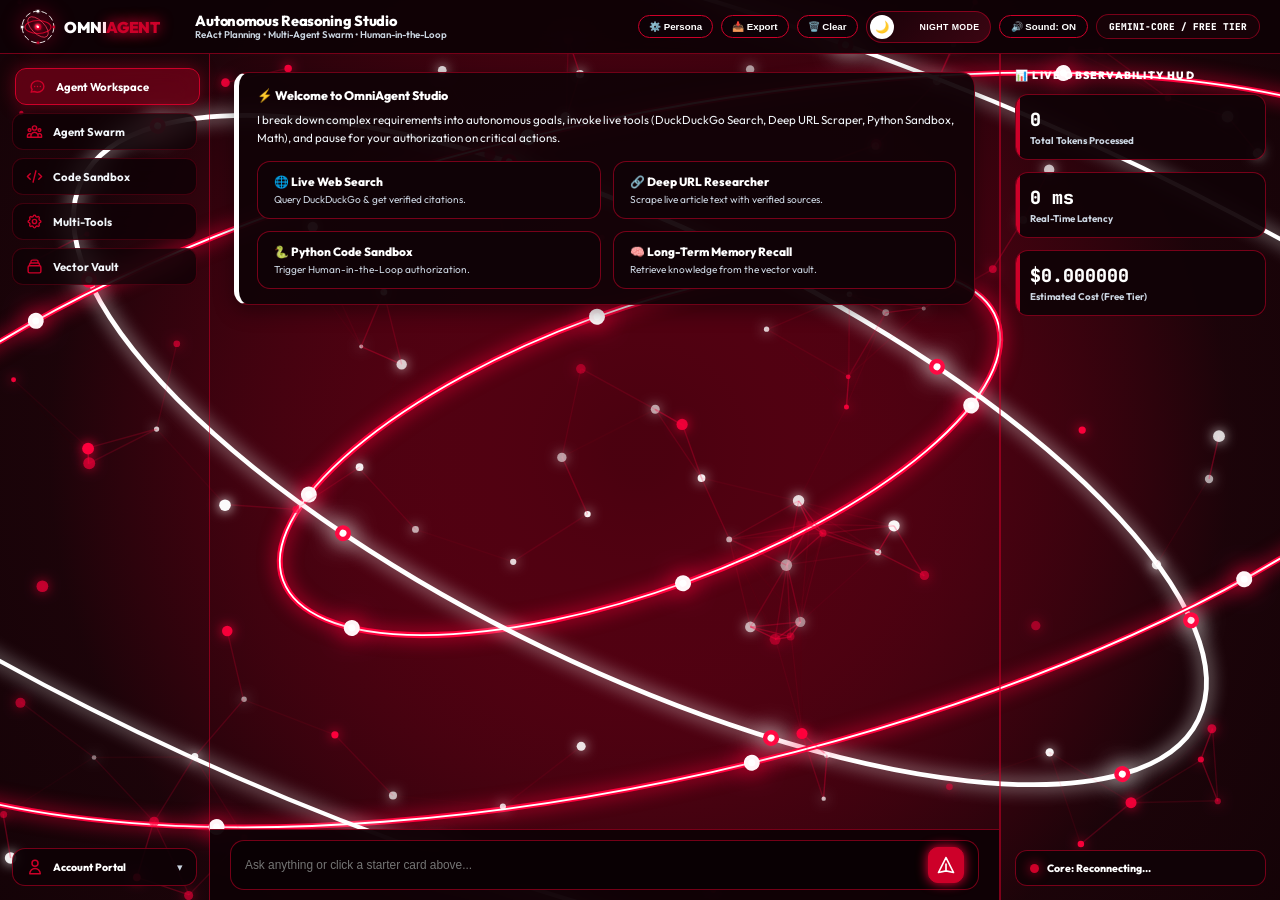
<file: static/index.html>
<!DOCTYPE html>
<html lang="en">
<head>
    <meta charset="UTF-8">
    <meta name="viewport" content="width=device-width, initial-scale=1.0, maximum-scale=1.0, user-scalable=no">
    <title>OmniAgent — Autonomous Reasoning Studio</title>
    
    <!-- 🌟 Instant Zero-Cache Browser Tab Icon -->
    <link rel="icon" type="image/svg+xml" href="data:image/svg+xml,%3Csvg xmlns='http://www.w3.org/2000/svg' viewBox='0 0 512 512'%3E%3Crect width='512' height='512' rx='128' fill='%23a50017'/%3E%3Ccircle cx='256' cy='256' r='180' fill='none' stroke='%23ffffff' stroke-width='20' stroke-dasharray='38 24' stroke-linecap='round'/%3E%3Ccircle cx='256' cy='76' r='22' fill='%23ffffff'/%3E%3Ccircle cx='256' cy='436' r='22' fill='%23ffffff'/%3E%3Ccircle cx='76' cy='256' r='22' fill='%23ffffff'/%3E%3Ccircle cx='436' cy='256' r='22' fill='%23ffffff'/%3E%3Cellipse cx='256' cy='256' rx='148' ry='68' fill='none' stroke='%23ffffff' stroke-width='22' transform='rotate(-28 256 256)'/%3E%3Cellipse cx='256' cy='256' rx='148' ry='68' fill='none' stroke='%23ffffff' stroke-width='22' transform='rotate(28 256 256)'/%3E%3Ccircle cx='256' cy='256' r='40' fill='%23ffffff'/%3E%3Cpath d='M 238 246 A 20 20 0 0 1 248 236' fill='none' stroke='%23a50017' stroke-width='6' stroke-linecap='round'/%3E%3C/svg%3E">
    <link rel="apple-touch-icon" href="/static/favicon.svg">
    <meta name="theme-color" content="#a50017">

    <!-- 🌐 Rich Social Share Previews -->
    <meta property="og:type" content="website">
    <meta property="og:title" content="OmniAgent — Autonomous Reasoning Studio">
    <meta property="og:description" content="Next-Gen Autonomous Agentic AI Workspace with ReAct Planning, Multi-Agent Swarm, Python Sandbox & Human-in-the-Loop.">
    <meta property="og:image" content="/static/favicon.svg">
    <meta name="twitter:card" content="summary_large_image">

    <link rel="preconnect" href="https://fonts.googleapis.com">
    <link rel="preconnect" href="https://fonts.gstatic.com" crossorigin>
    <link href="https://fonts.googleapis.com/css2?family=Inter:wght@400;500;600;700&family=JetBrains+Mono:wght@500;700&family=Outfit:wght@600;700;800;900&display=swap" rel="stylesheet">
    <link rel="stylesheet" href="/static/css/style.css">
</head>
<body>
    <div class="app-layout">
        <!-- 🌟 Top Header Bar -->
        <header class="workspace-header">
            <div class="header-left-brand">
                <div id="brand-logo-container" onclick="showSection('chat')" style="cursor:pointer;"></div>
            </div>

            <div class="header-title-block">
                <h1 id="view-title">Autonomous Reasoning Studio</h1>
                <span class="header-subtitle" id="view-subtitle">ReAct Planning • Multi-Agent Swarm • Human-in-the-Loop</span>
            </div>
            
            <div class="header-controls">
                <button class="btn-action-header" id="btn-settings-modal" onclick="toggleSettingsModal()" title="Configure Agent Persona">
                    ⚙️ Persona
                </button>

                <div class="export-dropdown-wrapper">
                    <button class="btn-action-header" id="btn-export-menu" onclick="toggleExportMenu()" title="Export Session Trajectory">
                        📥 Export
                    </button>
                    <div class="export-menu-dropdown" id="export-dropdown">
                        <div class="export-opt" onclick="exportSession('md')">📄 Markdown (.md)</div>
                        <div class="export-opt" onclick="exportSession('json')">📊 Telemetry (.json)</div>
                    </div>
                </div>

                <button class="btn-action-header" id="btn-clear-session" onclick="clearSession()" title="Clear Current Chat Session">
                    🗑️ Clear
                </button>

                <button class="theme-switch-btn" id="theme-slider-btn" type="button" onclick="toggleTheme()" title="Toggle Day / Night Mode">
                    <span class="switch-label-night">NIGHT MODE</span>
                    <span class="switch-label-day">DAY MODE</span>
                    <div class="switch-knob" id="switch-knob-icon">🌙</div>
                </button>

                <button class="btn-sound-toggle" id="btn-sound" onclick="toggleAudio()" title="Toggle Sound FX">
                    🔊 Sound: ON
                </button>
                
                <div class="model-pill">GEMINI-CORE / FREE TIER</div>
            </div>
        </header>

        <!-- 3-Column Studio Body -->
        <div class="app-body-container">
            <aside class="sidebar-nav" id="sidebar-nav">
                <ul class="nav-links">
                    <li class="nav-item active" id="nav-chat" onclick="showSection('chat')">
                        <svg fill="none" stroke="currentColor" viewBox="0 0 24 24"><path stroke-linecap="round" stroke-linejoin="round" stroke-width="2" d="M8 12h.01M12 12h.01M16 12h.01M21 12c0 4.418-4.03 8-9 8a9.863 9.863 0 01-4.255-.949L3 20l1.395-3.72C3.512 15.042 3 13.574 3 12c0-4.418 4.03-8 9-8s9 3.582 9 8z"></path></svg>
                        <span>Agent Workspace</span>
                    </li>
                    <li class="nav-item" id="nav-swarm" onclick="showSection('swarm')">
                        <svg fill="none" stroke="currentColor" viewBox="0 0 24 24"><path stroke-linecap="round" stroke-linejoin="round" stroke-width="2" d="M17 20h5v-2a3 3 0 00-5.356-1.857M17 20H7m10 0v-2c0-.656-.126-1.283-.356-1.857M7 20H2v-2a3 3 0 015.356-1.857M7 20v-2c0-.656.126-1.283.356-1.857m0 0a5.002 5.002 0 019.288 0M15 7a3 3 0 11-6 0 3 3 0 016 0zm6 3a2 2 0 11-4 0 2 2 0 014 0zM7 10a2 2 0 11-4 0 2 2 0 014 0z"></path></svg>
                        <span>Agent Swarm</span>
                    </li>
                    <li class="nav-item" id="nav-code" onclick="showSection('code')">
                        <svg fill="none" stroke="currentColor" viewBox="0 0 24 24"><path stroke-linecap="round" stroke-linejoin="round" stroke-width="2" d="M10 20l4-16m4 4l4 4-4 4M6 16l-4-4 4-4"></path></svg>
                        <span>Code Sandbox</span>
                    </li>
                    <li class="nav-item" id="nav-tools" onclick="showSection('tools')">
                        <svg fill="none" stroke="currentColor" viewBox="0 0 24 24"><path stroke-linecap="round" stroke-linejoin="round" stroke-width="2" d="M10.325 4.317c.426-1.756 2.924-1.756 3.35 0a1.724 1.724 0 002.573 1.066c1.543-.94 3.31.826 2.37 2.37a1.724 1.724 0 001.065 2.572c1.756.426 1.756 2.924 0 3.35a1.724 1.724 0 00-1.066 2.573c.94 1.543-.826 3.31-2.37 2.37a1.724 1.724 0 00-2.572 1.065c-.426 1.756-2.924 1.756-3.35 0a1.724 1.724 0 00-2.573-1.066c-1.543.94-3.31-.826-2.37-2.37a1.724 1.724 0 00-1.065-2.572c-1.756-.426-1.756-2.924 0-3.35a1.724 1.724 0 001.066-2.573c-.94-1.543.826-3.31 2.37-2.37.996.608 2.296.07 2.572-1.065z"></path><path stroke-linecap="round" stroke-linejoin="round" stroke-width="2" d="M15 12a3 3 0 11-6 0 3 3 0 016 0z"></path></svg>
                        <span>Multi-Tools</span>
                    </li>
                    <li class="nav-item" id="nav-memory" onclick="showSection('memory')">
                        <svg fill="none" stroke="currentColor" viewBox="0 0 24 24"><path stroke-linecap="round" stroke-linejoin="round" stroke-width="2" d="M19 11H5m14 0a2 2 0 012 2v6a2 2 0 01-2 2H5a2 2 0 01-2-2v-6a2 2 0 012-2m14 0V9a2 2 0 00-2-2M5 11V9a2 2 0 012-2m0 0V5a2 2 0 012-2h6a2 2 0 012 2v2M7 7h10"></path></svg>
                        <span>Vector Vault</span>
                    </li>
                </ul>

                <div class="account-gateway-wrapper">
                    <div class="agent-status-badge account-badge" onclick="toggleAccountMenu()" title="Account & Authentication Gateway">
                        <svg class="account-svg-icon" fill="none" stroke="currentColor" viewBox="0 0 24 24"><path stroke-linecap="round" stroke-linejoin="round" stroke-width="2" d="M16 7a4 4 0 11-8 0 4 4 0 018 0zM12 14a7 7 0 00-7 7h14a7 7 0 00-7-7z"></path></svg>
                        <span class="status-text" id="sidebar-auth-text">Account Portal</span>
                        <span class="account-chevron">▾</span>
                    </div>
                    <div class="account-popover-menu" id="account-popover">
                        <a href="/login" class="account-popover-item">
                            <svg width="18" height="18" fill="none" stroke="currentColor" viewBox="0 0 24 24"><path stroke-linecap="round" stroke-linejoin="round" stroke-width="2" d="M11 16l-4-4m0 0l4-4m-4 4h14m-5 4v1a3 3 0 01-3 3H6a3 3 0 01-3-3V7a3 3 0 013-3h7a3 3 0 013 3v1"></path></svg>
                            <span>Sign In</span>
                        </a>
                        <a href="/signup" class="account-popover-item">
                            <svg width="18" height="18" fill="none" stroke="currentColor" viewBox="0 0 24 24"><path stroke-linecap="round" stroke-linejoin="round" stroke-width="2" d="M18 9v3m0 0v3m0-3h3m-3 0h-3m-2-5a4 4 0 11-8 0 4 4 0 018 0zM3 20a6 6 0 0112 0v1H3v-1z"></path></svg>
                            <span>Create Account</span>
                        </a>
                    </div>
                </div>
            </aside>

            <main class="main-workspace">
                <div class="chat-canvas view-section" id="chat-section">
                    <div class="step-card goal">
                        <div class="step-header">
                            <span class="step-title">⚡ Welcome to OmniAgent Studio</span>
                        </div>
                        <div class="step-content">I break down complex requirements into autonomous goals, invoke live tools (DuckDuckGo Search, Deep URL Scraper, Python Sandbox, Math), and pause for your authorization on critical actions.</div>
                        
                        <div class="quick-prompts-grid">
                            <div class="prompt-chip" onclick="quickRun('Search latest trends in quantum computing')">
                                <span class="prompt-title">🌐 Live Web Search</span>
                                <span class="prompt-desc">Query DuckDuckGo & get verified citations.</span>
                            </div>
                            <div class="prompt-chip" onclick="quickRun('Research url: https://pydantic.dev/articles/llm-intro')">
                                <span class="prompt-title">🔗 Deep URL Researcher</span>
                                <span class="prompt-desc">Scrape live article text with verified sources.</span>
                            </div>
                            <div class="prompt-chip" onclick="quickRun('Run python code to calculate squares of numbers')">
                                <span class="prompt-title">🐍 Python Code Sandbox</span>
                                <span class="prompt-desc">Trigger Human-in-the-Loop authorization.</span>
                            </div>
                            <div class="prompt-chip" onclick="quickRun('What are the architectural capabilities of OmniAgent?')">
                                <span class="prompt-title">🧠 Long-Term Memory Recall</span>
                                <span class="prompt-desc">Retrieve knowledge from the vector vault.</span>
                            </div>
                        </div>
                    </div>
                </div>

                <div class="swarm-canvas view-section" id="swarm-section" style="display:none;">
                    <div class="tools-header-banner">
                        <h2>🤖 Autonomous Sub-Agent Swarm (Project #09)</h2>
                        <p>Three specialized AI agents collaborating in a decentralized debate & execution cluster.</p>
                    </div>
                    
                    <div class="swarm-grid">
                        <div class="swarm-card" id="agent-card-scout">
                            <div class="swarm-avatar">🕵️</div>
                            <div class="swarm-info">
                                <h3>Scout Agent</h3>
                                <span class="swarm-role">RAG & Live Web Intelligence</span>
                                <p>Scours external knowledge bases and queries live web search endpoints with citation verification.</p>
                                <div class="swarm-status-badge">Status: <span class="badge-status-text">Standby</span></div>
                            </div>
                        </div>

                        <div class="swarm-card" id="agent-card-compute">
                            <div class="swarm-avatar">⚙️</div>
                            <div class="swarm-info">
                                <h3>Compute Agent</h3>
                                <span class="swarm-role">Execution & Mathematical Engine</span>
                                <p>Executes safe sandboxed Python scripts, algorithms, and precision mathematical formulas.</p>
                                <div class="swarm-status-badge">Status: <span class="badge-status-text">Standby</span></div>
                            </div>
                        </div>

                        <div class="swarm-card" id="agent-card-critic">
                            <div class="swarm-avatar">🛡️</div>
                            <div class="swarm-info">
                                <h3>Safety Critic</h3>
                                <span class="swarm-role">Hallucination Gate & Human Approval</span>
                                <p>Reviews synthesized outputs for strict factuality and triggers Human-in-the-Loop authorization.</p>
                                <div class="swarm-status-badge">Status: <span class="badge-status-text">Standby</span></div>
                            </div>
                        </div>
                    </div>
                </div>

                <div class="code-canvas view-section" id="code-section" style="display:none;">
                    <div class="tools-header-banner">
                        <h2>🐍 Interactive Python Sandbox & REPL</h2>
                        <p>Execute safe Python code algorithms, inspect console outputs in real-time, or ask OmniAgent to refactor.</p>
                    </div>

                    <div class="code-editor-card">
                        <div class="code-editor-header">
                            <div class="code-templates-bar">
                                <span class="code-template-label">Templates:</span>
                                <button class="btn-template-chip" onclick="loadCodeTemplate('fibonacci')">Fibonacci Sequence</button>
                                <button class="btn-template-chip" onclick="loadCodeTemplate('primes')">Prime Numbers</button>
                                <button class="btn-template-chip" onclick="loadCodeTemplate('matrix')">Matrix Simulation</button>
                            </div>
                            <div class="code-header-actions">
                                <button class="btn-tool-subtle" onclick="copySandboxCode()">📋 Copy</button>
                                <button class="btn-tool-subtle" onclick="clearSandboxCode()">🧹 Clear</button>
                            </div>
                        </div>

                        <textarea id="sandbox-code-input" class="code-textarea" spellcheck="false" placeholder="# Write Python code here...
def compute_squares(n):
    return [i**2 for i in range(1, n+1)]

print(compute_squares(10))"></textarea>

                    <div class="code-actions-footer">
                        <button class="btn-run-code" onclick="executeSandboxCode()">
                            <span>▶️ Run Code</span>
                        </button>
                        <button class="btn-agent-optimize" onclick="sendCodeToAgent()">
                            <span>🤖 Ask Agent to Refactor</span>
                        </button>
                        <span id="code-latency-badge" class="code-latency-badge">Latency: 0 ms</span>
                    </div>
                </div>

                <div class="code-output-card">
                    <div class="code-output-header">
                        <span>📟 Execution Console Output (stdout)</span>
                        <span id="code-status-pill" class="code-status-pill">Ready</span>
                    </div>
                    <pre id="sandbox-console-output" class="code-console-body">Press '▶️ Run Code' to execute your Python script...</pre>
                </div>
            </div>

            <div class="tools-canvas view-section" id="tools-section" style="display:none;">
                <div class="tools-header-banner">
                    <h2>🛠️ Active Dynamic Tool Registry</h2>
                    <p>Live capability-based execution tools available to the autonomous agent.</p>
                </div>
                <div class="tools-grid" id="tools-grid-list"></div>
            </div>

            <div class="memory-canvas view-section" id="memory-section" style="display:none;">
                <div class="memory-header-banner">
                    <h2>🧠 Long-Term Semantic Vector Vault</h2>
                    <p>Persistent facts and document knowledge recalled during ReAct reasoning.</p>
                </div>

                <div class="dropzone-card" id="vault-dropzone" onclick="document.getElementById('vault-file-input').click()">
                    <input type="file" id="vault-file-input" style="display:none;" accept=".txt,.md,.json,.csv,.py,.pdf" onchange="handleFileUpload(event)">
                    <div class="dropzone-icon">📂</div>
                    <div class="dropzone-title">Drag & Drop Documents Here to Index Knowledge</div>
                    <div class="dropzone-subtitle">Supports <code>.txt</code>, <code>.md</code>, <code>.json</code>, <code>.csv</code>, <code>.py</code> • Auto-Chunked & Vector Indexed</div>
                </div>
                
                <div class="memory-input-card">
                    <h3>➕ Store New Fact Manually</h3>
                    <div class="memory-form">
                        <input type="text" id="mem-new-tag" placeholder="Tag (e.g. UserGoal, Preference)..." class="mem-input-tag">
                        <input type="text" id="mem-new-text" placeholder="Fact content to store in long-term memory..." class="mem-input-text">
                        <button class="btn-approve" onclick="saveNewMemory()">Store Fact</button>
                    </div>
                </div>

                <div class="vault-items-grid" id="vault-items-grid"></div>
            </div>

            <div class="input-dock">
                <div class="input-wrapper">
                    <input type="text" id="user-input" class="input-box" placeholder="Ask anything or click a starter card above..." autofocus>
                    <button id="btn-send" class="btn-send" title="Send Request">
                        <svg width="20" height="20" fill="none" stroke="currentColor" viewBox="0 0 24 24"><path stroke-linecap="round" stroke-linejoin="round" stroke-width="2" d="M12 19l9 2-9-18-9 18 9-2zm0 0v-8"></path></svg>
                    </button>
                </div>
            </div>
        </main>

        <!-- Right Observability HUD Panel -->
        <aside class="metrics-panel" id="metrics-panel">
            <div class="panel-section-title">📊 Live Observability HUD</div>
            
            <div class="metric-card">
                <div class="metric-val" id="metric-tokens">0</div>
                <div class="metric-label">Total Tokens Processed</div>
            </div>

            <div class="metric-card">
                <div class="metric-val" id="metric-latency">0 ms</div>
                <div class="metric-label">Real-Time Latency</div>
            </div>

            <div class="metric-card">
                <div class="metric-val" id="metric-cost">$0.000000</div>
                <div class="metric-label">Estimated Cost (Free Tier)</div>
            </div>

            <div class="agent-status-badge panel-bottom-status" onclick="runDiagnostics()" title="Click to test System Health">
                <div class="status-dot"></div>
                <span class="status-text">Core: Ready</span>
            </div>
        </aside>
    </div>

    <!-- Settings Modal -->
    <div class="settings-modal-backdrop" id="settings-modal" onclick="closeSettingsModal(event)">
        <div class="settings-modal-card" onclick="event.stopPropagation()">
            <div class="settings-header">
                <h2>⚙️ Agent Persona & Reasoning Controller</h2>
                <button class="btn-close-modal" onclick="toggleSettingsModal()">✕</button>
            </div>
            <div class="settings-body">
                <div class="settings-field">
                    <label>🎭 Active Agent Persona</label>
                    <select id="persona-select" class="settings-select" onchange="updatePersonaSetting()">
                        <option value="architect">Senior Software Architect</option>
                        <option value="scientist">Research Scientist</option>
                        <option value="auditor">Cybersecurity Auditor</option>
                    </select>
                </div>
                <div class="settings-field">
                    <label>🌡️ Reasoning Temperature: <span id="temp-val-label">0.7</span></label>
                    <input type="range" id="temp-slider" min="0.0" max="1.0" step="0.1" value="0.7" class="settings-slider" oninput="document.getElementById('temp-val-label').textContent = this.value">
                </div>
            </div>
            <div class="settings-footer">
                <button class="btn-approve" onclick="saveSettings()">Save & Apply</button>
            </div>
        </div>
    </div>

    <!-- Mobile Nav Bar -->
    <nav class="mobile-nav-bar">
        <button class="mobile-nav-btn active" id="mob-btn-chat" onclick="showSection('chat')">
            <svg width="20" height="20" fill="none" stroke="currentColor" viewBox="0 0 24 24"><path stroke-linecap="round" stroke-linejoin="round" stroke-width="2" d="M8 12h.01M12 12h.01M16 12h.01M21 12c0 4.418-4.03 8-9 8a9.863 9.863 0 01-4.255-.949L3 20l1.395-3.72C3.512 15.042 3 13.574 3 12c0-4.418 4.03-8 9-8s9 3.582 9 8z"></path></svg>
            <span>Workspace</span>
        </button>
        <button class="mobile-nav-btn" id="mob-btn-swarm" onclick="showSection('swarm')">
            <svg width="20" height="20" fill="none" stroke="currentColor" viewBox="0 0 24 24"><path stroke-linecap="round" stroke-linejoin="round" stroke-width="2" d="M17 20h5v-2a3 3 0 00-5.356-1.857M17 20H7m10 0v-2c0-.656-.126-1.283-.356-1.857M7 20H2v-2a3 3 0 015.356-1.857M7 20v-2c0-.656.126-1.283.356-1.857m0 0a5.002 5.002 0 019.288 0M15 7a3 3 0 11-6 0 3 3 0 016 0zm6 3a2 2 0 11-4 0 2 2 0 014 0zM7 10a2 2 0 11-4 0 2 2 0 014 0z"></path></svg>
            <span>Swarm</span>
        </button>
        <button class="mobile-nav-btn" id="mob-btn-code" onclick="showSection('code')">
            <svg width="20" height="20" fill="none" stroke="currentColor" viewBox="0 0 24 24"><path stroke-linecap="round" stroke-linejoin="round" stroke-width="2" d="M10 20l4-16m4 4l4 4-4 4M6 16l-4-4 4-4"></path></svg>
            <span>Code</span>
        </button>
        <button class="mobile-nav-btn" id="mob-btn-tools" onclick="showSection('tools')">
            <svg width="20" height="20" fill="none" stroke="currentColor" viewBox="0 0 24 24"><path stroke-linecap="round" stroke-linejoin="round" stroke-width="2" d="M10.325 4.317c.426-1.756 2.924-1.756 3.35 0a1.724 1.724 0 002.573 1.066c1.543-.94 3.31.826 2.37 2.37a1.724 1.724 0 001.065 2.572c1.756.426 1.756 2.924 0 3.35a1.724 1.724 0 00-1.066 2.573c.94 1.543-.826 3.31-2.37 2.37a1.724 1.724 0 00-2.572 1.065c-.426 1.756-2.924 1.756-3.35 0a1.724 1.724 0 00-2.573-1.066c-1.543.94-3.31-.826-2.37-2.37a1.724 1.724 0 00-1.065-2.572c-1.756-.426-1.756-2.924 0-3.35a1.724 1.724 0 001.066-2.573c-.94-1.543.826-3.31 2.37-2.37.996.608 2.296.07 2.572-1.065z"></path><path stroke-linecap="round" stroke-linejoin="round" stroke-width="2" d="M15 12a3 3 0 11-6 0 3 3 0 016 0z"></path></svg>
            <span>Tools</span>
        </button>
        <button class="mobile-nav-btn" id="mob-btn-memory" onclick="showSection('memory')">
            <svg width="20" height="20" fill="none" stroke="currentColor" viewBox="0 0 24 24"><path stroke-linecap="round" stroke-linejoin="round" stroke-width="2" d="M19 11H5m14 0a2 2 0 012 2v6a2 2 0 01-2 2H5a2 2 0 01-2-2v-6a2 2 0 012-2m14 0V9a2 2 0 00-2-2M5 11V9a2 2 0 012-2m0 0V5a2 2 0 012-2h6a2 2 0 012 2v2M7 7h10"></path></svg>
            <span>Vault</span>
        </button>
    </nav>

    <script src="/static/js/background.js"></script>
    <script src="/static/js/logo.js"></script>
    <script src="/static/js/app.js"></script>
</body>
</html>
</file>
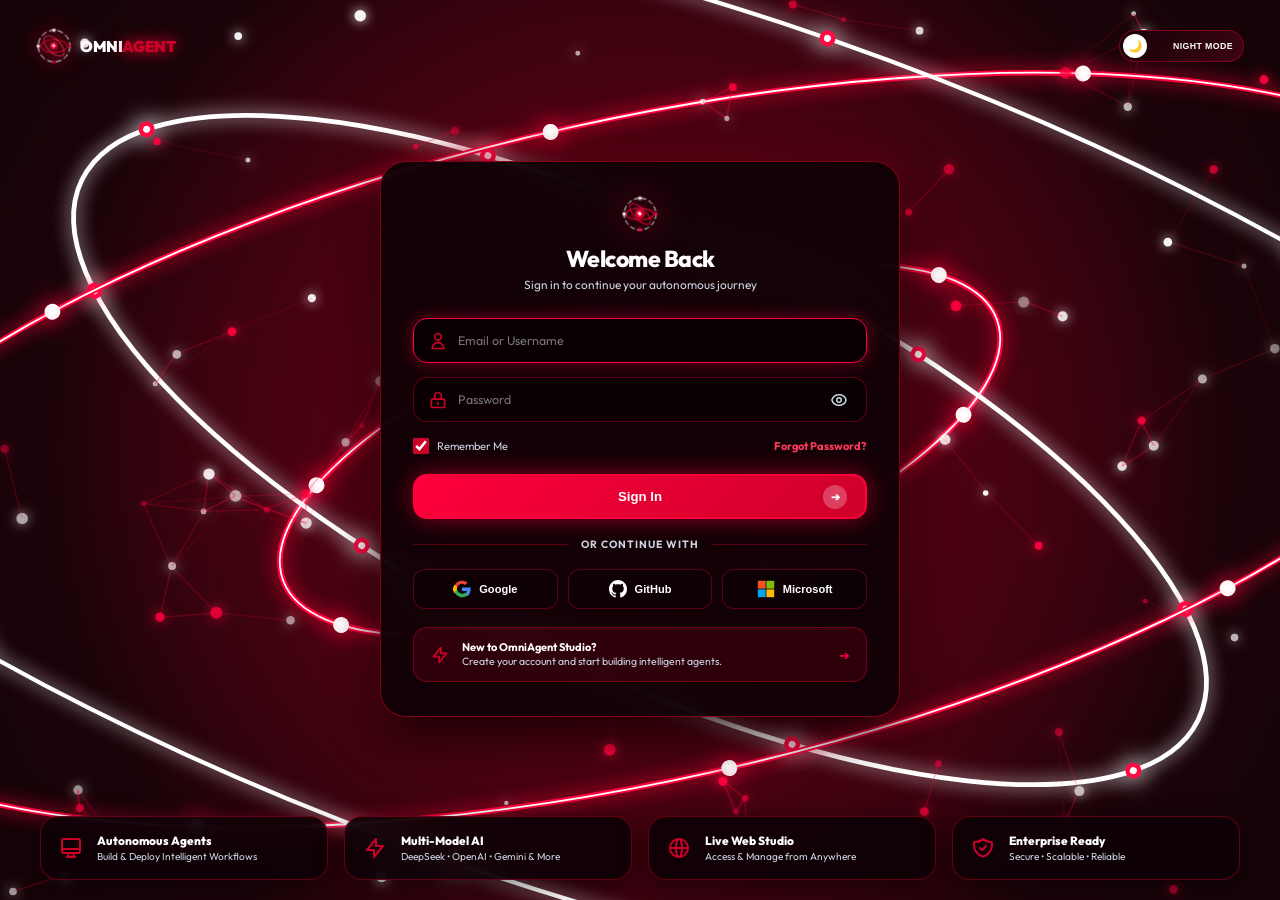
<file: static/login.html>
<!DOCTYPE html>
<html lang="en">
<head>
    <meta charset="UTF-8">
    <meta name="viewport" content="width=device-width, initial-scale=1.0, maximum-scale=1.0, user-scalable=no">
    <title>OmniAgent — Sign In</title>
    
    <!-- 🌟 Browser Tab URL Icon -->
    <link rel="icon" type="image/png" href="/static/favicon.png">
    <link rel="shortcut icon" type="image/png" href="/static/favicon.png">
    <link rel="apple-touch-icon" href="/static/favicon.png">
    <meta name="theme-color" content="#a50017">

    <link rel="preconnect" href="https://fonts.googleapis.com">
    <link rel="preconnect" href="https://fonts.gstatic.com" crossorigin>
    <link href="https://fonts.googleapis.com/css2?family=Inter:wght@400;500;600;700&family=JetBrains+Mono:wght@500;700&family=Outfit:wght@600;700;800;900&display=swap" rel="stylesheet">
    <link rel="stylesheet" href="/static/css/style.css">
    <link rel="stylesheet" href="/static/css/auth.css">
</head>
<body>
    <div class="auth-page-wrapper">
        <!-- Top Header Bar -->
        <header class="auth-header">
            <div id="brand-logo-container" onclick="window.location.href='/'" style="cursor:pointer;"></div>
            
            <div class="auth-header-right">
                <!-- 3D Luxury Slider Switcher -->
                <button class="theme-switch-btn" id="theme-slider-btn" type="button" onclick="toggleTheme()" title="Toggle Day / Night Mode">
                    <span class="switch-label-night">NIGHT MODE</span>
                    <span class="switch-label-day">DAY MODE</span>
                    <div class="switch-knob" id="switch-knob-icon">🌙</div>
                </button>
            </div>
        </header>

        <!-- Center Single Sign In Card -->
        <main class="auth-single-container">
            <div class="auth-glass-card single-auth-card">
                <div class="auth-card-hero">
                    <!-- Revolving 3D Gyroscope Centerpiece -->
                    <div id="card-gyro-logo"></div>
                    <h2 class="auth-card-title">Welcome Back</h2>
                    <p class="auth-card-subtitle">Sign in to continue your autonomous journey</p>
                </div>

                <form class="auth-form" onsubmit="handleAuthSubmit(event, 'signin')">
                    <div class="auth-input-group">
                        <svg class="auth-svg-icon" fill="none" stroke="currentColor" viewBox="0 0 24 24"><path stroke-linecap="round" stroke-linejoin="round" stroke-width="2" d="M16 7a4 4 0 11-8 0 4 4 0 018 0zM12 14a7 7 0 00-7 7h14a7 7 0 00-7-7z"></path></svg>
                        <input type="text" id="signin-user" class="auth-input-field" placeholder="Email or Username" required autofocus>
                    </div>

                    <div class="auth-input-group">
                        <svg class="auth-svg-icon" fill="none" stroke="currentColor" viewBox="0 0 24 24"><path stroke-linecap="round" stroke-linejoin="round" stroke-width="2" d="M12 15v2m-6 4h12a2 2 0 002-2v-6a2 2 0 00-2-2H6a2 2 0 00-2 2v6a2 2 0 002 2zm10-10V7a4 4 0 00-8 0v4h8z"></path></svg>
                        <input type="password" id="signin-pass" class="auth-input-field" placeholder="Password" required>
                        <button type="button" class="btn-pwd-eye" onclick="togglePasswordVisibility('signin-pass', this)" title="Show/Hide Password">
                            <svg width="18" height="18" fill="none" stroke="currentColor" viewBox="0 0 24 24"><path stroke-linecap="round" stroke-linejoin="round" stroke-width="2" d="M15 12a3 3 0 11-6 0 3 3 0 016 0z"></path><path stroke-linecap="round" stroke-linejoin="round" stroke-width="2" d="M2.458 12C3.732 7.943 7.523 5 12 5c4.478 0 8.268 2.943 9.542 7-1.274 4.057-5.064 7-9.542 7-4.477 0-8.268-2.943-9.542-7z"></path></svg>
                        </button>
                    </div>

                    <div class="auth-row-options">
                        <label class="auth-checkbox-label">
                            <input type="checkbox" id="remember-me" checked>
                            <span>Remember Me</span>
                        </label>
                        <a href="javascript:void(0)" class="auth-link" onclick="playSoftClick(); alert('Demo Mode: Enter any credentials or use Social Login!')">Forgot Password?</a>
                    </div>

                    <button type="submit" class="btn-auth-primary">
                        <span>Sign In</span>
                        <div class="btn-arrow-circle">➔</div>
                    </button>

                    <div class="auth-divider">
                        <span>or continue with</span>
                    </div>

                    <!-- Social Login Row -->
                    <div class="social-login-row">
                        <button type="button" class="btn-social-pill" onclick="demoSocialLogin('Google')">
                            <svg width="18" height="18" viewBox="0 0 24 24"><path fill="#EA4335" d="M12 5c1.6 0 3 .6 4.1 1.7l3.1-3.1C17.3 1.8 14.8 1 12 1 7.5 1 3.7 3.6 1.9 7.3l3.7 2.9C6.5 7.3 9 5 12 5z"/><path fill="#4285F4" d="M23.5 12.3c0-.8-.1-1.6-.2-2.3H12v4.6h6.5c-.3 1.5-1.1 2.8-2.4 3.7l3.7 2.9c2.2-2 3.7-5 3.7-8.9z"/><path fill="#FBBC05" d="M5.6 14.8c-.2-.7-.4-1.5-.4-2.8s.2-2.1.4-2.8L1.9 6.3C.7 8.7 0 10.3 0 12s.7 3.3 1.9 5.7l3.7-2.9z"/><path fill="#34A853" d="M12 23c3.2 0 6-1.1 8-3l-3.7-2.9c-1.1.7-2.5 1.2-4.3 1.2-3 0-5.5-2.3-6.4-5.2L1.9 16C3.7 19.7 7.5 23 12 23z"/></svg>
                            <span>Google</span>
                        </button>
                        <button type="button" class="btn-social-pill" onclick="demoSocialLogin('GitHub')">
                            <svg width="18" height="18" fill="currentColor" viewBox="0 0 24 24"><path d="M12 0C5.37 0 0 5.37 0 12c0 5.31 3.435 9.795 8.205 11.385.6.105.825-.255.825-.57 0-.285-.015-1.23-.015-2.235-3.015.555-3.795-.735-4.035-1.41-.135-.345-.72-1.41-1.23-1.695-.42-.225-1.02-.78-.015-.795.945-.015 1.62.87 1.845 1.23 1.08 1.815 2.805 1.305 3.495.99.105-.78.42-1.305.765-1.605-2.67-.3-5.46-1.335-5.46-5.925 0-1.305.465-2.385 1.23-3.225-.12-.3-.54-1.53.12-3.18 0 0 1.005-.315 3.3 1.23.96-.27 1.98-.405 3-.405s2.04.135 3 .405c2.295-1.56 3.3-1.23 3.3-1.23.66 1.65.24 2.88.12 3.18.765.84 1.23 1.905 1.23 3.225 0 4.605-2.805 5.625-5.475 5.925.435.375.81 1.095.81 2.22 0 1.605-.015 2.895-.015 3.3 0 .315.225.69.825.57A12.02 12.02 0 0024 12c0-6.63-5.37-12-12-12z"/></svg>
                            <span>GitHub</span>
                        </button>
                        <button type="button" class="btn-social-pill" onclick="demoSocialLogin('Microsoft')">
                            <svg width="18" height="18" viewBox="0 0 23 23"><path fill="#f35325" d="M1 1h10v10H1z"/><path fill="#81bc06" d="M12 1h10v10H12z"/><path fill="#05a6f0" d="M1 12h10v10H1z"/><path fill="#ffba08" d="M12 12h10v10H12z"/></svg>
                            <span>Microsoft</span>
                        </button>
                    </div>

                    <!-- Direct Link to Sign Up Page -->
                    <div class="auth-switch-ribbon" onclick="window.location.href='/signup'">
                        <div class="ribbon-icon">
                            <svg width="20" height="20" fill="none" stroke="currentColor" viewBox="0 0 24 24"><path stroke-linecap="round" stroke-linejoin="round" stroke-width="2" d="M13 10V3L4 14h7v7l9-11h-7z"></path></svg>
                        </div>
                        <div class="ribbon-text">
                            <strong>New to OmniAgent Studio?</strong>
                            <span>Create your account and start building intelligent agents.</span>
                        </div>
                        <div class="ribbon-arrow">➔</div>
                    </div>
                </form>
            </div>
        </main>

        <!-- Bottom 4 Feature Cards Ribbon -->
        <footer class="auth-bottom-dock">
            <div class="dock-feature-card">
                <div class="dock-svg-icon">
                    <svg width="24" height="24" fill="none" stroke="currentColor" viewBox="0 0 24 24"><path stroke-linecap="round" stroke-linejoin="round" stroke-width="2" d="M9.75 17L9 20l-1 1h8l-1-1-.75-3M3 13h18M5 17h14a2 2 0 002-2V5a2 2 0 00-2-2H5a2 2 0 00-2 2v10a2 2 0 002 2z"></path></svg>
                </div>
                <div class="dock-content">
                    <h4>Autonomous Agents</h4>
                    <p>Build & Deploy Intelligent Workflows</p>
                </div>
            </div>

            <div class="dock-feature-card">
                <div class="dock-svg-icon">
                    <svg width="24" height="24" fill="none" stroke="currentColor" viewBox="0 0 24 24"><path stroke-linecap="round" stroke-linejoin="round" stroke-width="2" d="M13 10V3L4 14h7v7l9-11h-7z"></path></svg>
                </div>
                <div class="dock-content">
                    <h4>Multi-Model AI</h4>
                    <p>DeepSeek • OpenAI • Gemini & More</p>
                </div>
            </div>

            <div class="dock-feature-card">
                <div class="dock-svg-icon">
                    <svg width="24" height="24" fill="none" stroke="currentColor" viewBox="0 0 24 24"><path stroke-linecap="round" stroke-linejoin="round" stroke-width="2" d="M21 12a9 9 0 01-9 9m9-9a9 9 0 00-9-9m9 9H3m9 9a9 9 0 01-9-9m9 9c1.657 0 3-4.03 3-9s-1.343-9-3-9m0 18c-1.657 0-3-4.03-3-9s1.343-9 3-9m-9 9a9 9 0 019-9"></path></svg>
                </div>
                <div class="dock-content">
                    <h4>Live Web Studio</h4>
                    <p>Access & Manage from Anywhere</p>
                </div>
            </div>

            <div class="dock-feature-card">
                <div class="dock-svg-icon">
                    <svg width="24" height="24" fill="none" stroke="currentColor" viewBox="0 0 24 24"><path stroke-linecap="round" stroke-linejoin="round" stroke-width="2" d="M9 12l2 2 4-4m5.618-4.016A11.955 11.955 0 0112 2.944a11.955 11.955 0 01-8.618 3.04A12.02 12.02 0 003 9c0 5.591 3.824 10.29 9 11.622 5.176-1.332 9-6.03 9-11.622 0-1.042-.133-2.052-.382-3.016z"></path></svg>
                </div>
                <div class="dock-content">
                    <h4>Enterprise Ready</h4>
                    <p>Secure • Scalable • Reliable</p>
                </div>
            </div>
        </footer>
    </div>

    <!-- Scripts -->
    <script src="/static/js/background.js"></script>
    <script src="/static/js/logo.js"></script>
    <script src="/static/js/auth.js"></script>
</body>
</html>
</file>
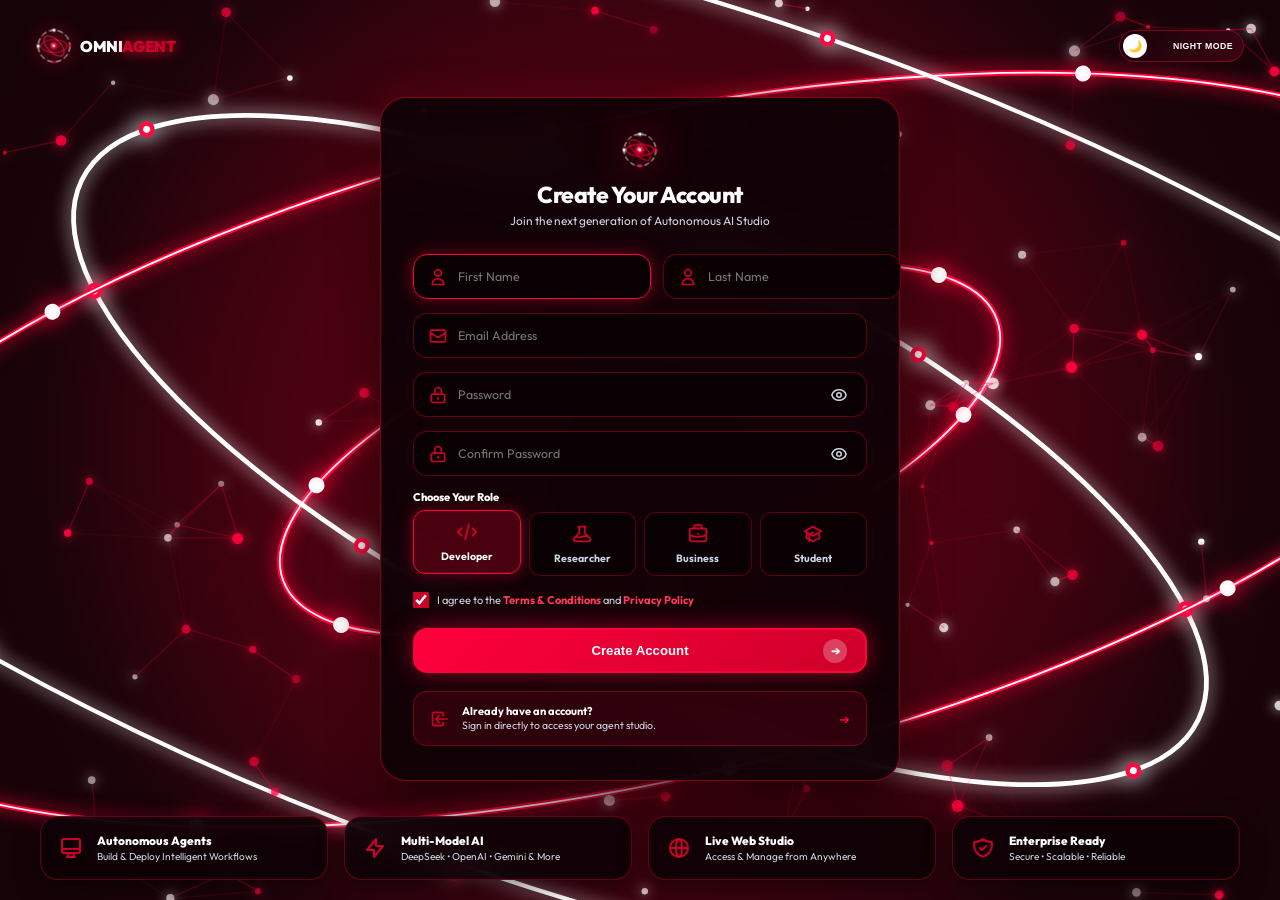
<file: static/signup.html>
<!DOCTYPE html>
<html lang="en">
<head>
    <meta charset="UTF-8">
    <meta name="viewport" content="width=device-width, initial-scale=1.0, maximum-scale=1.0, user-scalable=no">
    <title>OmniAgent — Create Account</title>
    
    <!-- 🌟 Browser Tab URL Icon -->
    <link rel="icon" type="image/png" href="/static/favicon.png">
    <link rel="shortcut icon" type="image/png" href="/static/favicon.png">
    <link rel="apple-touch-icon" href="/static/favicon.png">
    <meta name="theme-color" content="#a50017">

    <link rel="preconnect" href="https://fonts.googleapis.com">
    <link rel="preconnect" href="https://fonts.gstatic.com" crossorigin>
    <link href="https://fonts.googleapis.com/css2?family=Inter:wght@400;500;600;700&family=JetBrains+Mono:wght@500;700&family=Outfit:wght@600;700;800;900&display=swap" rel="stylesheet">
    <link rel="stylesheet" href="/static/css/style.css">
    <link rel="stylesheet" href="/static/css/auth.css">
</head>
<body>
    <div class="auth-page-wrapper">
        <!-- Top Header Bar -->
        <header class="auth-header">
            <div id="brand-logo-container" onclick="window.location.href='/'" style="cursor:pointer;"></div>
            
            <div class="auth-header-right">
                <!-- 3D Luxury Slider Switcher -->
                <button class="theme-switch-btn" id="theme-slider-btn" type="button" onclick="toggleTheme()" title="Toggle Day / Night Mode">
                    <span class="switch-label-night">NIGHT MODE</span>
                    <span class="switch-label-day">DAY MODE</span>
                    <div class="switch-knob" id="switch-knob-icon">🌙</div>
                </button>
            </div>
        </header>

        <!-- Center Single Create Account Card -->
        <main class="auth-single-container">
            <div class="auth-glass-card single-auth-card">
                <div class="auth-card-hero">
                    <!-- Revolving 3D Gyroscope Centerpiece -->
                    <div id="card-gyro-logo"></div>
                    <h2 class="auth-card-title">Create Your Account</h2>
                    <p class="auth-card-subtitle">Join the next generation of Autonomous AI Studio</p>
                </div>

                <form class="auth-form" onsubmit="handleAuthSubmit(event, 'signup')">
                    <!-- First & Last Name Split Row -->
                    <div class="auth-input-split-row">
                        <div class="auth-input-group">
                            <svg class="auth-svg-icon" fill="none" stroke="currentColor" viewBox="0 0 24 24"><path stroke-linecap="round" stroke-linejoin="round" stroke-width="2" d="M16 7a4 4 0 11-8 0 4 4 0 018 0zM12 14a7 7 0 00-7 7h14a7 7 0 00-7-7z"></path></svg>
                            <input type="text" id="signup-fname" class="auth-input-field" placeholder="First Name" required autofocus>
                        </div>
                        <div class="auth-input-group">
                            <svg class="auth-svg-icon" fill="none" stroke="currentColor" viewBox="0 0 24 24"><path stroke-linecap="round" stroke-linejoin="round" stroke-width="2" d="M16 7a4 4 0 11-8 0 4 4 0 018 0zM12 14a7 7 0 00-7 7h14a7 7 0 00-7-7z"></path></svg>
                            <input type="text" id="signup-lname" class="auth-input-field" placeholder="Last Name" required>
                        </div>
                    </div>

                    <div class="auth-input-group">
                        <svg class="auth-svg-icon" fill="none" stroke="currentColor" viewBox="0 0 24 24"><path stroke-linecap="round" stroke-linejoin="round" stroke-width="2" d="M3 8l7.89 5.26a2 2 0 002.22 0L21 8M5 19h14a2 2 0 002-2V7a2 2 0 00-2-2H5a2 2 0 00-2 2v10a2 2 0 002 2z"></path></svg>
                        <input type="email" id="signup-email" class="auth-input-field" placeholder="Email Address" required>
                    </div>

                    <div class="auth-input-group">
                        <svg class="auth-svg-icon" fill="none" stroke="currentColor" viewBox="0 0 24 24"><path stroke-linecap="round" stroke-linejoin="round" stroke-width="2" d="M12 15v2m-6 4h12a2 2 0 002-2v-6a2 2 0 00-2-2H6a2 2 0 00-2 2v6a2 2 0 002 2zm10-10V7a4 4 0 00-8 0v4h8z"></path></svg>
                        <input type="password" id="signup-pass" class="auth-input-field" placeholder="Password" required>
                        <button type="button" class="btn-pwd-eye" onclick="togglePasswordVisibility('signup-pass', this)" title="Show/Hide Password">
                            <svg width="18" height="18" fill="none" stroke="currentColor" viewBox="0 0 24 24"><path stroke-linecap="round" stroke-linejoin="round" stroke-width="2" d="M15 12a3 3 0 11-6 0 3 3 0 016 0z"></path><path stroke-linecap="round" stroke-linejoin="round" stroke-width="2" d="M2.458 12C3.732 7.943 7.523 5 12 5c4.478 0 8.268 2.943 9.542 7-1.274 4.057-5.064 7-9.542 7-4.477 0-8.268-2.943-9.542-7z"></path></svg>
                        </button>
                    </div>

                    <div class="auth-input-group">
                        <svg class="auth-svg-icon" fill="none" stroke="currentColor" viewBox="0 0 24 24"><path stroke-linecap="round" stroke-linejoin="round" stroke-width="2" d="M12 15v2m-6 4h12a2 2 0 002-2v-6a2 2 0 00-2-2H6a2 2 0 00-2 2v6a2 2 0 002 2zm10-10V7a4 4 0 00-8 0v4h8z"></path></svg>
                        <input type="password" id="signup-cpass" class="auth-input-field" placeholder="Confirm Password" required>
                        <button type="button" class="btn-pwd-eye" onclick="togglePasswordVisibility('signup-cpass', this)" title="Show/Hide Password">
                            <svg width="18" height="18" fill="none" stroke="currentColor" viewBox="0 0 24 24"><path stroke-linecap="round" stroke-linejoin="round" stroke-width="2" d="M15 12a3 3 0 11-6 0 3 3 0 016 0z"></path><path stroke-linecap="round" stroke-linejoin="round" stroke-width="2" d="M2.458 12C3.732 7.943 7.523 5 12 5c4.478 0 8.268 2.943 9.542 7-1.274 4.057-5.064 7-9.542 7-4.477 0-8.268-2.943-9.542-7z"></path></svg>
                        </button>
                    </div>

                    <!-- Role Selector Section with SVG Icons -->
                    <div class="auth-role-section">
                        <div class="auth-role-label">Choose Your Role</div>
                        <div class="auth-role-pills">
                            <div class="role-pill active" onclick="selectRole(this, 'developer')">
                                <svg class="role-svg" fill="none" stroke="currentColor" viewBox="0 0 24 24"><path stroke-linecap="round" stroke-linejoin="round" stroke-width="2" d="M10 20l4-16m4 4l4 4-4 4M6 16l-4-4 4-4"></path></svg>
                                <span>Developer</span>
                            </div>
                            <div class="role-pill" onclick="selectRole(this, 'researcher')">
                                <svg class="role-svg" fill="none" stroke="currentColor" viewBox="0 0 24 24"><path stroke-linecap="round" stroke-linejoin="round" stroke-width="2" d="M19.428 15.428a2 2 0 00-1.022-.547l-2.387-.477a6 6 0 00-3.86.517l-.318.158a6 6 0 01-3.86.517L6.05 15.21a2 2 0 00-1.806.547M8 4h8l-1 1v5.172a2 2 0 00.586 1.414l5 5c1.26 1.26.367 3.414-1.415 3.414H4.828c-1.782 0-2.674-2.154-1.414-3.414l5-5A2 2 0 009 10.172V5L8 4z"></path></svg>
                                <span>Researcher</span>
                            </div>
                            <div class="role-pill" onclick="selectRole(this, 'business')">
                                <svg class="role-svg" fill="none" stroke="currentColor" viewBox="0 0 24 24"><path stroke-linecap="round" stroke-linejoin="round" stroke-width="2" d="M21 13.255A23.931 23.931 0 0112 15c-3.183 0-6.22-.62-9-1.745M16 6V4a2 2 0 00-2-2h-4a2 2 0 00-2 2v2m4 6h.01M5 20h14a2 2 0 002-2V8a2 2 0 00-2-2H5a2 2 0 00-2 2v10a2 2 0 002 2z"></path></svg>
                                <span>Business</span>
                            </div>
                            <div class="role-pill" onclick="selectRole(this, 'student')">
                                <svg class="role-svg" fill="none" stroke="currentColor" viewBox="0 0 24 24"><path stroke-linecap="round" stroke-linejoin="round" stroke-width="2" d="M12 14l9-5-9-5-9 5 9 5zm0 0l6.16-3.422a12.083 12.083 0 01.665 6.479A11.952 11.952 0 0012 20.055a11.952 11.952 0 00-6.824-2.998 12.078 12.078 0 01.665-6.479L12 14zm-4 6v-7.5l4-2.222"></path></svg>
                                <span>Student</span>
                            </div>
                        </div>
                    </div>

                    <div class="auth-row-options">
                        <label class="auth-checkbox-label">
                            <input type="checkbox" id="terms-agree" checked required>
                            <span>I agree to the <a href="javascript:void(0)" class="auth-link">Terms & Conditions</a> and <a href="javascript:void(0)" class="auth-link">Privacy Policy</a></span>
                        </label>
                    </div>

                    <button type="submit" class="btn-auth-primary">
                        <span>Create Account</span>
                        <div class="btn-arrow-circle">➔</div>
                    </button>

                    <!-- Direct Link to Sign In Page -->
                    <div class="auth-switch-ribbon" onclick="window.location.href='/login'">
                        <div class="ribbon-icon">
                            <svg width="20" height="20" fill="none" stroke="currentColor" viewBox="0 0 24 24"><path stroke-linecap="round" stroke-linejoin="round" stroke-width="2" d="M11 16l-4-4m0 0l4-4m-4 4h14m-5 4v1a3 3 0 01-3 3H6a3 3 0 01-3-3V7a3 3 0 013-3h7a3 3 0 013 3v1"></path></svg>
                        </div>
                        <div class="ribbon-text">
                            <strong>Already have an account?</strong>
                            <span>Sign in directly to access your agent studio.</span>
                        </div>
                        <div class="ribbon-arrow">➔</div>
                    </div>
                </form>
            </div>
        </main>

        <!-- Bottom 4 Feature Cards Ribbon -->
        <footer class="auth-bottom-dock">
            <div class="dock-feature-card">
                <div class="dock-svg-icon">
                    <svg width="24" height="24" fill="none" stroke="currentColor" viewBox="0 0 24 24"><path stroke-linecap="round" stroke-linejoin="round" stroke-width="2" d="M9.75 17L9 20l-1 1h8l-1-1-.75-3M3 13h18M5 17h14a2 2 0 002-2V5a2 2 0 00-2-2H5a2 2 0 00-2 2v10a2 2 0 002 2z"></path></svg>
                </div>
                <div class="dock-content">
                    <h4>Autonomous Agents</h4>
                    <p>Build & Deploy Intelligent Workflows</p>
                </div>
            </div>

            <div class="dock-feature-card">
                <div class="dock-svg-icon">
                    <svg width="24" height="24" fill="none" stroke="currentColor" viewBox="0 0 24 24"><path stroke-linecap="round" stroke-linejoin="round" stroke-width="2" d="M13 10V3L4 14h7v7l9-11h-7z"></path></svg>
                </div>
                <div class="dock-content">
                    <h4>Multi-Model AI</h4>
                    <p>DeepSeek • OpenAI • Gemini & More</p>
                </div>
            </div>

            <div class="dock-feature-card">
                <div class="dock-svg-icon">
                    <svg width="24" height="24" fill="none" stroke="currentColor" viewBox="0 0 24 24"><path stroke-linecap="round" stroke-linejoin="round" stroke-width="2" d="M21 12a9 9 0 01-9 9m9-9a9 9 0 00-9-9m9 9H3m9 9a9 9 0 01-9-9m9 9c1.657 0 3-4.03 3-9s-1.343-9-3-9m0 18c-1.657 0-3-4.03-3-9s1.343-9 3-9m-9 9a9 9 0 019-9"></path></svg>
                </div>
                <div class="dock-content">
                    <h4>Live Web Studio</h4>
                    <p>Access & Manage from Anywhere</p>
                </div>
            </div>

            <div class="dock-feature-card">
                <div class="dock-svg-icon">
                    <svg width="24" height="24" fill="none" stroke="currentColor" viewBox="0 0 24 24"><path stroke-linecap="round" stroke-linejoin="round" stroke-width="2" d="M9 12l2 2 4-4m5.618-4.016A11.955 11.955 0 0112 2.944a11.955 11.955 0 01-8.618 3.04A12.02 12.02 0 003 9c0 5.591 3.824 10.29 9 11.622 5.176-1.332 9-6.03 9-11.622 0-1.042-.133-2.052-.382-3.016z"></path></svg>
                </div>
                <div class="dock-content">
                    <h4>Enterprise Ready</h4>
                    <p>Secure • Scalable • Reliable</p>
                </div>
            </div>
        </footer>
    </div>

    <!-- Scripts -->
    <script src="/static/js/background.js"></script>
    <script src="/static/js/logo.js"></script>
    <script src="/static/js/auth.js"></script>
</body>
</html>
</file>
<file: static/css/style.css>
:root {
    --cherry-red: #cd0029;
    --cherry-glow: #ff003c;
    --cherry-subtle: rgba(205, 0, 41, 0.22);
    --cherry-border: rgba(205, 0, 41, 0.55);
    --white: #ffffff;
    --white-muted: #f1f5f9;
    --white-subtle: #cbd5e1;
    --bg-dark: #050102;
    --surface-glass: rgba(14, 2, 6, 0.92);
    --surface-card: rgba(16, 3, 7, 0.94);
    --border-glass: rgba(205, 0, 41, 0.5);
    --text-main: #ffffff;
    --text-muted-theme: #f1f5f9;
    --input-bg: rgba(10, 1, 4, 0.88);
    --font-sans: 'Outfit', 'Inter', -apple-system, sans-serif;
    --font-mono: 'JetBrains Mono', monospace;
}

/* ☀️ Crisp Pure White Light Mode Frames */
body.light-theme {
    --bg-dark: #ffffff;
    --surface-glass: rgba(255, 255, 255, 0.96);
    --surface-card: #ffffff;
    --border-glass: rgba(205, 0, 41, 0.35);
    --cherry-border: rgba(205, 0, 41, 0.4);
    --cherry-subtle: rgba(255, 220, 228, 0.85);
    --white: #0f172a;
    --white-muted: #1e293b;
    --white-subtle: #475569;
    --text-main: #0f172a;
    --text-muted-theme: #0f172a;
    --input-bg: #ffffff;
    background-color: #ffffff !important;
    color: #0f172a !important;
}

body.light-theme .workspace-header,
body.light-theme .input-dock,
body.light-theme .mobile-nav-bar {
    background: rgba(255, 255, 255, 0.97) !important;
    border-color: rgba(205, 0, 41, 0.35) !important;
}

body.light-theme .nav-item {
    background: #ffffff !important;
    color: #0f172a !important;
    border: 1.5px solid rgba(205, 0, 41, 0.3) !important;
    box-shadow: 0 2px 10px rgba(0, 0, 0, 0.04) !important;
}

body.light-theme .nav-item:hover,
body.light-theme .nav-item.active {
    background: rgba(255, 222, 230, 0.95) !important;
    color: #cd0029 !important;
    border-color: #cd0029 !important;
    box-shadow: 0 0 18px rgba(205, 0, 41, 0.25) !important;
}

body.light-theme .account-badge {
    background: #ffffff !important;
    color: #0f172a !important;
    border: 1.5px solid rgba(205, 0, 41, 0.4) !important;
}

body.light-theme .account-popover-menu {
    background: #ffffff !important;
    border: 1.5px solid #cd0029 !important;
    box-shadow: 0 10px 30px rgba(205, 0, 41, 0.2) !important;
}

body.light-theme .account-popover-item {
    color: #0f172a !important;
}

body.light-theme .account-popover-item:hover {
    background: rgba(255, 222, 230, 0.9) !important;
    color: #cd0029 !important;
}

body.light-theme .btn-sound-toggle,
body.light-theme .btn-action-header {
    background: #ffffff !important;
    color: #0f172a !important;
    border: 1.5px solid rgba(205, 0, 41, 0.4) !important;
}

body.light-theme .step-card,
body.light-theme .prompt-chip,
body.light-theme .metric-card,
body.light-theme .tool-card-box,
body.light-theme .vault-card-box,
body.light-theme .swarm-card,
body.light-theme .tools-header-banner,
body.light-theme .memory-header-banner,
body.light-theme .memory-input-card,
body.light-theme .code-editor-card,
body.light-theme .code-output-card,
body.light-theme .dropzone-card,
body.light-theme .settings-modal-card {
    background: #ffffff !important;
    border: 1.5px solid rgba(205, 0, 41, 0.35) !important;
    box-shadow: 0 6px 20px rgba(0, 0, 0, 0.06) !important;
}

body.light-theme .step-title,
body.light-theme .prompt-title,
body.light-theme .tool-name,
body.light-theme .vault-tag,
body.light-theme .metric-val,
body.light-theme .panel-section-title,
body.light-theme .header-title-block h1,
body.light-theme .brand-main,
body.light-theme .status-text,
body.light-theme .tools-header-banner h2,
body.light-theme .memory-header-banner h2,
body.light-theme .swarm-info h3,
body.light-theme .code-output-header span,
body.light-theme .dropzone-title,
body.light-theme .settings-header h2,
body.light-theme .settings-field label {
    color: #0f172a !important;
}

body.light-theme .step-content,
body.light-theme .prompt-desc,
body.light-theme .tool-desc,
body.light-theme .vault-text,
body.light-theme .header-subtitle,
body.light-theme .swarm-info p,
body.light-theme .tools-header-banner p,
body.light-theme .memory-header-banner p,
body.light-theme .dropzone-subtitle {
    color: #334155 !important;
}

body.light-theme .input-wrapper {
    background: #ffffff !important;
    border-color: #cd0029 !important;
}

body.light-theme .input-box {
    color: #0f172a !important;
}

body.light-theme .code-textarea {
    background: #ffffff !important;
    color: #0f172a !important;
    border-color: rgba(205, 0, 41, 0.35) !important;
}

body.light-theme .code-console-body {
    background: #f8fafc !important;
    color: #0f172a !important;
    border-color: rgba(205, 0, 41, 0.35) !important;
}

body.light-theme .btn-template-chip,
body.light-theme .btn-tool-subtle {
    background: #ffffff !important;
    color: #0f172a !important;
    border-color: rgba(205, 0, 41, 0.35) !important;
}

body.light-theme .swarm-status-badge {
    background: rgba(205, 0, 41, 0.08) !important;
    border: 1.5px solid rgba(205, 0, 41, 0.35) !important;
    color: #cd0029 !important;
}

/* Master Scale: 13.5px base */
html {
    font-size: 13.5px;
    box-sizing: border-box;
}

*, *::before, *::after {
    margin: 0;
    padding: 0;
    box-sizing: inherit;
    -webkit-tap-highlight-color: transparent;
}

body {
    width: 100vw;
    max-width: 100vw;
    height: 100vh;
    overflow: hidden;
    font-family: var(--font-sans);
    background-color: var(--bg-dark);
    color: var(--text-main);
    transition: background-color 0.3s ease, color 0.3s ease;
}

#ambient-canvas {
    position: fixed;
    top: 0;
    left: 0;
    width: 100vw;
    height: 100vh;
    z-index: 0;
    pointer-events: none;
}

.app-layout {
    position: relative;
    z-index: 10;
    display: flex;
    flex-direction: column;
    height: 100vh;
    height: 100dvh;
    width: 100vw;
    max-width: 100vw;
    overflow: hidden;
}

/* Header Bar */
.workspace-header {
    display: flex;
    align-items: center;
    justify-content: flex-start;
    padding: 8px 20px;
    height: 54px;
    border-bottom: 1.5px solid var(--cherry-border);
    background: rgba(14, 2, 6, 0.94);
    backdrop-filter: blur(20px);
    -webkit-backdrop-filter: blur(20px);
    flex-shrink: 0;
    z-index: 50;
    width: 100%;
}

.header-left-brand {
    display: flex;
    align-items: center;
    flex-shrink: 0;
}

.header-title-block {
    display: flex;
    flex-direction: column;
    justify-content: center;
    margin-left: 36px;
    white-space: nowrap;
}

.header-title-block h1 {
    font-size: 1.08rem;
    font-weight: 800;
    color: var(--text-main);
    letter-spacing: -0.3px;
    line-height: 1.2;
}

.header-subtitle {
    font-size: 0.72rem;
    font-weight: 600;
    color: var(--white-subtle);
    line-height: 1.2;
}

.header-controls {
    display: flex;
    align-items: center;
    gap: 8px;
    margin-left: auto;
    flex-shrink: 0;
}

/* Brand Logo */
.omni-brand-core {
    display: flex;
    align-items: center;
    gap: 8px;
}

.gyro-logo-wrapper {
    position: relative;
    width: 36px;
    height: 36px;
    display: flex;
    align-items: center;
    justify-content: center;
    filter: drop-shadow(0 0 10px var(--cherry-glow));
}

.gyro-svg { width: 36px; height: 36px; }

.spin-slow-cw { transform-origin: 50% 50%; animation: svgSpin 12s linear infinite; }
.spin-fast-ccw { transform-origin: 50% 50%; animation: svgSpinReverse 6s linear infinite; }
.spin-tilt-cw { transform-origin: 50% 50%; transform: rotate(45deg); animation: svgSpin 4s linear infinite; }

@keyframes svgSpin { 100% { transform: rotate(360deg); } }
@keyframes svgSpinReverse { 100% { transform: rotate(-360deg); } }

.brand-main {
    font-size: 1.15rem;
    font-weight: 900;
    letter-spacing: -0.4px;
    color: var(--text-main);
}

.cherry-text {
    color: var(--cherry-red);
    text-shadow: 0 0 14px var(--cherry-glow);
}

/* 3-Column Studio Body */
.app-body-container {
    display: grid;
    grid-template-columns: 210px 1fr 280px;
    flex: 1;
    overflow: hidden;
    width: 100%;
}

/* Left Sidebar */
.sidebar-nav {
    border-right: 1.5px solid var(--cherry-border);
    display: flex;
    flex-direction: column;
    padding: 14px 12px;
    gap: 10px;
    height: 100%;
}

.nav-links {
    list-style: none;
    display: flex;
    flex-direction: column;
    gap: 8px;
}

.nav-item {
    display: flex;
    align-items: center;
    gap: 10px;
    padding: 9px 13px;
    border-radius: 11px;
    color: var(--text-muted-theme);
    font-size: 0.84rem;
    font-weight: 700;
    cursor: pointer;
    transition: all 0.2s ease;
    border: 1.5px solid rgba(205, 0, 41, 0.25);
    background: rgba(14, 2, 6, 0.8);
    backdrop-filter: blur(14px);
}

.nav-item:hover, .nav-item.active {
    color: var(--white);
    background: rgba(205, 0, 41, 0.38);
    border-color: var(--cherry-red);
    box-shadow: 0 0 18px rgba(205, 0, 41, 0.45);
    transform: translateX(3px);
}

.nav-item svg { width: 17px; height: 17px; color: var(--cherry-red); }

/* Account Gateway */
.account-gateway-wrapper {
    margin-top: auto;
    position: relative;
}

.account-badge {
    background: rgba(14, 2, 6, 0.9);
    border: 1.5px solid var(--cherry-border);
    border-radius: 13px;
    padding: 9px 13px;
    display: flex;
    align-items: center;
    gap: 9px;
    cursor: pointer;
}

.account-svg-icon { width: 18px; height: 18px; color: var(--cherry-red); }
.account-chevron { margin-left: auto; font-size: 0.8rem; color: var(--white-subtle); }

.account-popover-menu {
    position: absolute;
    bottom: calc(100% + 8px);
    left: 0;
    width: 100%;
    background: rgba(14, 2, 6, 0.98);
    border: 1.5px solid var(--cherry-red);
    border-radius: 13px;
    padding: 6px;
    display: none;
    flex-direction: column;
    gap: 4px;
    z-index: 100;
}

.account-popover-menu.show { display: flex; }

.account-popover-item {
    display: flex;
    align-items: center;
    gap: 10px;
    padding: 8px 12px;
    border-radius: 8px;
    color: var(--text-main);
    text-decoration: none;
    font-size: 0.82rem;
    font-weight: 700;
}

.account-popover-item svg { color: var(--cherry-red); }
.account-popover-item:hover { background: var(--cherry-subtle); color: var(--cherry-glow); }

/* Center Workspace */
.main-workspace {
    display: flex;
    flex-direction: column;
    height: 100%;
    border-right: 1.5px solid var(--cherry-border);
    overflow: hidden;
    position: relative;
    width: 100%;
}

/* Header Buttons */
.btn-action-header {
    background: rgba(14, 2, 6, 0.85);
    color: var(--text-main);
    border: 1.5px solid var(--cherry-red);
    padding: 5px 10px;
    border-radius: 14px;
    font-size: 0.72rem;
    font-weight: 800;
    cursor: pointer;
    display: flex;
    align-items: center;
    gap: 4px;
    white-space: nowrap;
}

.btn-action-header:hover { background: var(--cherry-red); color: #ffffff; }

.export-dropdown-wrapper { position: relative; }

.export-menu-dropdown {
    position: absolute;
    top: calc(100% + 6px);
    right: 0;
    background: rgba(14, 2, 6, 0.96);
    border: 1.5px solid var(--cherry-red);
    border-radius: 12px;
    padding: 6px;
    display: none;
    flex-direction: column;
    gap: 4px;
    z-index: 100;
    width: 155px;
}

.export-menu-dropdown.show { display: flex; }

.export-opt {
    padding: 6px 10px;
    border-radius: 6px;
    font-size: 0.76rem;
    font-weight: 700;
    color: #ffffff;
    cursor: pointer;
}

.export-opt:hover { background: var(--cherry-subtle); color: var(--cherry-glow); }

/* Luxury 3D Animated Slider */
.theme-switch-btn {
    position: relative;
    width: 125px;
    height: 32px;
    border-radius: 20px;
    background: linear-gradient(135deg, #180208, #3b0512);
    border: 1.5px solid var(--cherry-border);
    cursor: pointer;
    display: flex;
    align-items: center;
    transition: all 0.3s ease;
    outline: none;
    user-select: none;
    overflow: hidden;
    flex-shrink: 0;
}

body.light-theme .theme-switch-btn { background: linear-gradient(135deg, #ff7a18, #ff1a47, #cd0029) !important; }

.switch-label-night { font-size: 0.65rem; font-weight: 900; letter-spacing: 0.4px; color: #ffffff; position: absolute; right: 10px; }
.switch-label-day { font-size: 0.65rem; font-weight: 900; letter-spacing: 0.4px; color: #ffffff; position: absolute; left: 10px; display: none; }

body.light-theme .switch-label-night { display: none !important; }
body.light-theme .switch-label-day { display: block !important; }

.switch-knob {
    position: absolute;
    top: 3px;
    left: 3px;
    width: 24px;
    height: 24px;
    background: #ffffff;
    border-radius: 50%;
    display: flex;
    align-items: center;
    justify-content: center;
    font-size: 0.85rem;
    transition: transform 0.3s ease;
    pointer-events: none;
}

body.light-theme .switch-knob { transform: translateX(88px) !important; }

.btn-sound-toggle {
    background: rgba(14, 2, 6, 0.85);
    color: var(--text-main);
    border: 1.5px solid var(--cherry-red);
    padding: 5px 11px;
    border-radius: 14px;
    font-size: 0.72rem;
    font-weight: 800;
    cursor: pointer;
    white-space: nowrap;
}

.model-pill {
    font-size: 0.7rem;
    font-weight: 800;
    padding: 5px 12px;
    background: rgba(24, 3, 8, 0.9);
    color: #ffffff;
    border: 1.5px solid var(--cherry-border);
    border-radius: 16px;
    font-family: var(--font-mono);
    white-space: nowrap;
}

/* Canvases */
.chat-canvas, .tools-canvas, .memory-canvas, .swarm-canvas, .code-canvas {
    flex: 1;
    overflow-y: auto;
    padding: 18px 24px;
    display: flex;
    flex-direction: column;
    gap: 14px;
    scroll-behavior: smooth;
    width: 100%;
}

/* Prompt Starters */
.quick-prompts-grid {
    display: grid;
    grid-template-columns: 1fr 1fr;
    gap: 12px;
    margin-top: 14px;
    width: 100%;
}

.prompt-chip {
    background: var(--surface-card);
    border: 1.5px solid var(--cherry-border);
    border-radius: 13px;
    padding: 12px 16px;
    cursor: pointer;
    display: flex;
    flex-direction: column;
    gap: 4px;
    width: 100%;
    transition: all 0.2s ease;
}

.prompt-chip:hover {
    border-color: var(--cherry-red);
    box-shadow: 0 0 16px rgba(205, 0, 41, 0.4);
    transform: translateY(-2px);
}

.prompt-title { font-size: 0.88rem; font-weight: 800; color: var(--text-main); }
.prompt-desc { font-size: 0.75rem; color: var(--white-subtle); line-height: 1.3; }

/* 🌟 Step Cards */
.step-card {
    background: var(--surface-card);
    border: 1.5px solid var(--border-glass);
    border-radius: 14px;
    padding: 15px 18px;
    box-shadow: 0 6px 20px rgba(0, 0, 0, 0.4);
    width: 100%;
    animation: slideUp 0.3s ease-out;
}

@keyframes slideUp {
    from { opacity: 0; transform: translateY(8px); }
    to { opacity: 1; transform: translateY(0); }
}

.step-card.goal { border-left: 5px solid var(--white); }
.step-card.thought { border-left: 5px solid #4f46e5; }
.step-card.action { border-left: 5px solid var(--cherry-glow); background: rgba(30, 4, 10, 0.95); }
.step-card.reflect { border-left: 5px solid #fbbf24; }
.step-card.final_answer {
    border: 2px solid var(--cherry-red);
    border-left: 5px solid var(--cherry-red);
    box-shadow: 0 0 24px rgba(205, 0, 41, 0.4);
}

.step-header {
    display: flex;
    align-items: center;
    justify-content: space-between;
    margin-bottom: 8px;
}

.step-title { font-size: 0.92rem; font-weight: 800; color: var(--text-main); }
.step-content { font-size: 0.86rem; line-height: 1.55; color: var(--white-muted); white-space: pre-wrap; word-break: break-word; }

/* Citations */
.citation-container {
    display: flex;
    flex-wrap: wrap;
    gap: 6px;
    margin-top: 10px;
}

.citation-chip {
    display: inline-flex;
    align-items: center;
    gap: 6px;
    font-size: 0.75rem;
    font-weight: 700;
    padding: 5px 10px;
    border-radius: 7px;
    background: var(--cherry-subtle);
    color: var(--white);
    border: 1px solid var(--cherry-red);
    text-decoration: none;
}

/* Input Dock */
.input-dock {
    padding: 10px 20px;
    background: rgba(14, 2, 6, 0.94);
    backdrop-filter: blur(20px);
    border-top: 1.5px solid var(--cherry-border);
    flex-shrink: 0;
    z-index: 40;
    width: 100%;
}

.input-wrapper {
    display: flex;
    align-items: center;
    background: var(--input-bg);
    border: 1.5px solid var(--cherry-border);
    border-radius: 14px;
    padding: 6px 14px;
    gap: 10px;
    width: 100%;
}

.input-box {
    flex: 1;
    background: transparent;
    border: none;
    outline: none;
    color: var(--text-main);
    font-size: 0.88rem;
    padding: 4px 0;
}

.btn-send {
    background: var(--cherry-red);
    color: #ffffff;
    border: 1.5px solid var(--cherry-red);
    border-radius: 10px;
    width: 36px;
    height: 36px;
    display: flex;
    align-items: center;
    justify-content: center;
    cursor: pointer;
    box-shadow: 0 0 12px var(--cherry-glow);
    flex-shrink: 0;
}

/* 🌟 Observability HUD Panel */
.metrics-panel {
    border-left: 1.5px solid var(--cherry-border);
    padding: 14px 14px;
    display: flex;
    flex-direction: column;
    gap: 12px;
    overflow-y: auto;
    height: 100%;
}

.panel-section-title {
    font-size: 0.78rem;
    font-weight: 900;
    color: var(--text-main);
    text-transform: uppercase;
    letter-spacing: 1.2px;
}

.metric-card {
    background: var(--surface-card);
    border: 1.5px solid var(--cherry-border);
    border-radius: 13px;
    padding: 12px 14px;
    position: relative;
    overflow: hidden;
}

.metric-card::before {
    content: '';
    position: absolute;
    top: 0;
    left: 0;
    width: 4px;
    height: 100%;
    background: var(--cherry-red);
}

.metric-val { font-size: 1.35rem; font-weight: 900; font-family: var(--font-mono); color: var(--text-main); }
.metric-label { font-size: 0.72rem; font-weight: 700; color: var(--white-subtle); margin-top: 3px; }

.memory-chip-list {
    display: flex;
    flex-direction: column;
    gap: 8px;
}

.memory-chip {
    font-size: 0.74rem;
    padding: 8px 10px;
    background: var(--surface-card);
    border: 1px solid var(--cherry-border);
    border-radius: 9px;
    color: var(--white-muted);
}

.panel-bottom-status {
    margin-top: auto;
    padding: 10px 14px;
    background: var(--surface-card);
    border: 1.5px solid var(--cherry-border);
    border-radius: 12px;
    display: flex;
    align-items: center;
    gap: 8px;
    cursor: pointer;
}

.status-dot {
    width: 9px;
    height: 9px;
    border-radius: 50%;
    background: var(--cherry-red);
    box-shadow: 0 0 8px var(--cherry-glow);
}

.status-text { font-size: 0.78rem; font-weight: 800; color: var(--text-main); }

/* 🌟 Banners for Swarm, Tools, and Memory */
.tools-header-banner, .memory-header-banner {
    background: var(--surface-card);
    border: 1.5px solid var(--cherry-border);
    border-radius: 14px;
    padding: 14px 18px;
    box-shadow: 0 6px 20px rgba(0, 0, 0, 0.4);
}

.tools-header-banner h2, .memory-header-banner h2 { font-size: 1.05rem; font-weight: 800; color: var(--text-main); }
.tools-header-banner p, .memory-header-banner p { font-size: 0.74rem; color: var(--white-subtle); margin-top: 2px; }

/* 🌟 Swarm Cluster Cards Frame */
.swarm-grid {
    display: grid;
    grid-template-columns: 1fr;
    gap: 12px;
    width: 100%;
}

.swarm-card {
    background: var(--surface-card);
    border: 1.5px solid var(--cherry-border);
    border-radius: 14px;
    padding: 16px 18px;
    display: flex;
    align-items: center;
    gap: 16px;
    width: 100%;
    box-shadow: 0 6px 20px rgba(0, 0, 0, 0.4);
    transition: all 0.2s ease;
}

.swarm-card:hover {
    border-color: var(--cherry-red);
    box-shadow: 0 0 20px rgba(205, 0, 41, 0.4);
}

.swarm-avatar {
    font-size: 1.8rem;
    width: 46px;
    height: 46px;
    background: rgba(205, 0, 41, 0.2);
    border: 1.5px solid var(--cherry-border);
    border-radius: 12px;
    display: flex;
    align-items: center;
    justify-content: center;
    flex-shrink: 0;
}

.swarm-info h3 { font-size: 0.95rem; font-weight: 800; color: var(--text-main); }
.swarm-role { font-size: 0.7rem; font-weight: 700; color: var(--cherry-red); text-transform: uppercase; display: block; margin-bottom: 2px; }
.swarm-info p { font-size: 0.78rem; color: var(--white-muted); }

.swarm-status-badge {
    display: inline-block;
    margin-top: 6px;
    font-size: 0.7rem;
    font-weight: 800;
    padding: 3px 10px;
    background: rgba(14, 2, 6, 0.85);
    border: 1px solid var(--cherry-border);
    border-radius: 16px;
    color: #ffffff;
}

/* 🌟 Python Code Sandbox Cards Frame */
.code-editor-card, .code-output-card {
    background: var(--surface-card);
    border: 1.5px solid var(--cherry-border);
    border-radius: 14px;
    padding: 16px;
    display: flex;
    flex-direction: column;
    gap: 12px;
    width: 100%;
    box-shadow: 0 6px 20px rgba(0, 0, 0, 0.4);
}

.code-editor-header {
    display: flex;
    align-items: center;
    justify-content: space-between;
    gap: 8px;
    flex-wrap: wrap;
}

.code-templates-bar {
    display: flex;
    align-items: center;
    gap: 6px;
    flex-wrap: wrap;
}

.code-template-label { font-size: 0.72rem; font-weight: 800; color: var(--white-subtle); }

.btn-template-chip {
    background: var(--input-bg);
    border: 1px solid var(--cherry-border);
    color: var(--text-main);
    padding: 4px 10px;
    border-radius: 10px;
    font-size: 0.72rem;
    font-weight: 700;
    cursor: pointer;
    transition: all 0.2s ease;
}

.btn-template-chip:hover {
    background: var(--cherry-red);
    color: #ffffff;
}

.code-header-actions { display: flex; gap: 8px; }

.btn-tool-subtle {
    background: transparent;
    border: 1px solid var(--cherry-border);
    color: var(--text-main);
    padding: 4px 10px;
    border-radius: 10px;
    font-size: 0.72rem;
    font-weight: 700;
    cursor: pointer;
}

.btn-tool-subtle:hover {
    background: var(--cherry-subtle);
    border-color: var(--cherry-red);
}

.code-textarea {
    width: 100%;
    height: 180px;
    background: var(--input-bg);
    border: 1.5px solid var(--cherry-border);
    border-radius: 11px;
    padding: 12px;
    color: var(--text-main);
    font-family: var(--font-mono);
    font-size: 0.82rem;
    line-height: 1.5;
    outline: none;
    box-sizing: border-box;
}

.code-actions-footer {
    display: flex;
    align-items: center;
    gap: 10px;
}

.btn-run-code {
    background: var(--cherry-red);
    color: #ffffff;
    border: 1.5px solid var(--cherry-red);
    padding: 8px 16px;
    border-radius: 11px;
    font-weight: 800;
    font-size: 0.82rem;
    cursor: pointer;
    box-shadow: 0 0 14px var(--cherry-glow);
}

.btn-agent-optimize {
    background: transparent;
    color: var(--text-main);
    border: 1.5px solid var(--cherry-red);
    padding: 8px 14px;
    border-radius: 11px;
    font-weight: 800;
    font-size: 0.78rem;
    cursor: pointer;
}

.code-latency-badge {
    margin-left: auto;
    font-family: var(--font-mono);
    font-size: 0.72rem;
    color: var(--white-subtle);
}

.code-output-header {
    display: flex;
    align-items: center;
    justify-content: space-between;
    font-size: 0.85rem;
    font-weight: 800;
    color: var(--text-main);
}

.code-status-pill {
    font-size: 0.7rem;
    font-weight: 800;
    padding: 3px 10px;
    border-radius: 14px;
    background: rgba(205, 0, 41, 0.2);
    border: 1px solid var(--cherry-border);
    color: var(--text-main);
}

.code-console-body {
    background: rgba(8, 1, 3, 0.95);
    border: 1px solid rgba(205, 0, 41, 0.3);
    border-radius: 9px;
    padding: 12px;
    color: #0be881;
    font-family: var(--font-mono);
    font-size: 0.78rem;
    min-height: 80px;
    max-height: 180px;
    overflow-y: auto;
    white-space: pre-wrap;
    word-break: break-word;
}

/* 🌟 Dynamic Tools & Vector Vault Grid Cards Frame */
.tools-grid, .vault-items-grid {
    display: grid;
    grid-template-columns: 1fr 1fr;
    gap: 12px;
    width: 100%;
}

.tool-card-box, .vault-card-box {
    background: var(--surface-card);
    border: 1.5px solid var(--cherry-border);
    border-radius: 14px;
    padding: 16px;
    display: flex;
    flex-direction: column;
    gap: 10px;
    width: 100%;
    box-shadow: 0 6px 20px rgba(0, 0, 0, 0.4);
    transition: all 0.2s ease;
}

.tool-card-box:hover, .vault-card-box:hover {
    border-color: var(--cherry-red);
    box-shadow: 0 0 20px rgba(205, 0, 41, 0.4);
    transform: translateY(-2px);
}

.tool-header, .vault-header {
    display: flex;
    justify-content: space-between;
    align-items: center;
}

.tool-name, .vault-tag { font-size: 0.92rem; font-weight: 800; color: var(--text-main); }
.vault-id { font-family: var(--font-mono); font-size: 0.7rem; color: var(--cherry-red); font-weight: 700; }

.tool-badge {
    font-size: 0.68rem;
    font-weight: 800;
    padding: 3px 10px;
    border-radius: 16px;
}

.badge-auto { background: rgba(255, 255, 255, 0.12); color: var(--text-main); border: 1px solid rgba(255, 255, 255, 0.25); }
.badge-approval { background: rgba(205, 0, 41, 0.25); color: #ff3b5c; border: 1px solid var(--cherry-red); }

.tool-desc, .vault-text { font-size: 0.78rem; color: var(--white-muted); line-height: 1.45; }

.btn-test-tool {
    background: var(--cherry-red);
    color: #ffffff;
    border: 1px solid var(--cherry-red);
    padding: 6px 12px;
    border-radius: 9px;
    font-weight: 800;
    font-size: 0.75rem;
    cursor: pointer;
    align-self: flex-start;
    margin-top: auto;
    box-shadow: 0 0 10px var(--cherry-glow);
}

.btn-test-tool:hover { background: #ff1a47; }

/* 🌟 Dropzone & Memory Input Cards Frame */
.dropzone-card {
    background: var(--surface-card);
    border: 2px dashed var(--cherry-border);
    border-radius: 14px;
    padding: 20px;
    display: flex;
    flex-direction: column;
    align-items: center;
    justify-content: center;
    text-align: center;
    gap: 6px;
    cursor: pointer;
    box-shadow: 0 6px 20px rgba(0, 0, 0, 0.4);
}

.dropzone-icon { font-size: 1.8rem; }
.dropzone-title { font-size: 0.95rem; font-weight: 800; color: var(--text-main); }
.dropzone-subtitle { font-size: 0.74rem; color: var(--white-subtle); }

.memory-input-card {
    background: var(--surface-card);
    border: 1.5px solid var(--cherry-border);
    border-radius: 14px;
    padding: 16px;
    box-shadow: 0 6px 20px rgba(0, 0, 0, 0.4);
}

.memory-input-card h3 { font-size: 0.95rem; color: var(--text-main); margin-bottom: 10px; font-weight: 800; }
.memory-form { display: flex; gap: 8px; width: 100%; }
.mem-input-tag { width: 150px; background: var(--input-bg); border: 1.5px solid var(--cherry-border); border-radius: 9px; padding: 8px 10px; color: var(--text-main); font-size: 0.8rem; }
.mem-input-text { flex: 1; background: var(--input-bg); border: 1.5px solid var(--cherry-border); border-radius: 9px; padding: 8px 10px; color: var(--text-main); font-size: 0.8rem; }

.btn-approve {
    background: var(--cherry-red);
    color: #ffffff;
    border: 2px solid var(--cherry-red);
    padding: 8px 16px;
    border-radius: 9px;
    font-weight: 800;
    font-size: 0.82rem;
    cursor: pointer;
    box-shadow: 0 0 14px var(--cherry-glow);
}

/* ⚙️ FIXED SETTINGS MODAL BACKDROP (Hidden until clicked!) */
.settings-modal-backdrop {
    position: fixed !important;
    top: 0 !important;
    left: 0 !important;
    width: 100vw !important;
    height: 100vh !important;
    background: rgba(0, 0, 0, 0.75) !important;
    backdrop-filter: blur(12px) !important;
    -webkit-backdrop-filter: blur(12px) !important;
    z-index: 99999 !important;
    display: none !important;
    align-items: center !important;
    justify-content: center !important;
}

.settings-modal-backdrop.show { display: flex !important; }

.settings-modal-card {
    background: rgba(14, 2, 6, 0.98);
    border: 2px solid var(--cherry-red);
    border-radius: 18px;
    width: 90%;
    max-width: 480px;
    padding: 24px;
    box-shadow: 0 12px 40px rgba(0, 0, 0, 0.8), 0 0 30px var(--cherry-glow);
    display: flex;
    flex-direction: column;
    gap: 18px;
    animation: slideUp 0.3s ease-out;
}

.settings-header { display: flex; align-items: center; justify-content: space-between; }
.settings-header h2 { font-size: 1.15rem; font-weight: 800; color: var(--text-main); }
.btn-close-modal { background: transparent; border: none; color: var(--white-subtle); font-size: 1.2rem; cursor: pointer; }
.settings-body { display: flex; flex-direction: column; gap: 14px; }
.settings-field { display: flex; flex-direction: column; gap: 6px; }
.settings-field label { font-size: 0.82rem; font-weight: 800; color: var(--text-main); }
.settings-select { background: var(--input-bg); border: 1.5px solid var(--cherry-border); border-radius: 10px; padding: 10px 12px; color: var(--text-main); font-size: 0.85rem; outline: none; }
.settings-slider { width: 100%; accent-color: var(--cherry-red); cursor: pointer; }

/* Toast Notifications */
.diagnostic-toast {
    position: fixed;
    bottom: 20px;
    right: 20px;
    background: rgba(14, 2, 6, 0.96);
    border: 1.5px solid var(--cherry-red);
    color: #ffffff;
    padding: 10px 16px;
    border-radius: 12px;
    box-shadow: 0 0 24px var(--cherry-glow);
    font-size: 0.78rem;
    font-weight: 700;
    z-index: 99999;
    display: flex;
    align-items: center;
    gap: 8px;
}

/* ==========================================================
   📱 100% BULLETPROOF MOBILE RESPONSIVE ENGINE (< 768px)
   ========================================================== */
.mobile-nav-bar { display: none; }

@media (max-width: 768px) {
    html { font-size: 13px !important; }
    .sidebar-nav, .metrics-panel { display: none !important; }
    
    .app-body-container {
        grid-template-columns: 1fr !important;
        width: 100vw !important;
        max-width: 100vw !important;
    }

    .workspace-header {
        flex-direction: column !important;
        align-items: flex-start !important;
        height: auto !important;
        padding: 8px 12px !important;
        gap: 6px !important;
    }

    .header-left-brand {
        width: 100% !important;
        display: flex !important;
        align-items: center !important;
        justify-content: space-between !important;
    }

    .header-title-block {
        margin-left: 0 !important;
        width: 100% !important;
        white-space: normal !important;
    }

    .header-title-block h1 { font-size: 0.98rem !important; }
    .header-subtitle { font-size: 0.68rem !important; }

    .header-controls {
        display: flex !important;
        align-items: center !important;
        gap: 6px !important;
        width: 100% !important;
        margin-left: 0 !important;
        overflow-x: auto !important;
        -webkit-overflow-scrolling: touch !important;
        padding-bottom: 2px !important;
    }

    .header-controls::-webkit-scrollbar { display: none; }

    .btn-action-header {
        padding: 4px 8px !important;
        font-size: 0.7rem !important;
        border-radius: 10px !important;
        flex-shrink: 0 !important;
    }

    .theme-switch-btn {
        width: 62px !important;
        height: 28px !important;
        border-radius: 14px !important;
        flex-shrink: 0 !important;
    }

    .switch-label-night, .switch-label-day { display: none !important; }

    .switch-knob {
        top: 2px !important;
        left: 2px !important;
        width: 22px !important;
        height: 22px !important;
        font-size: 0.75rem !important;
    }

    body.light-theme .switch-knob { transform: translateX(34px) !important; }

    .btn-sound-toggle, .model-pill { display: none !important; }

    .chat-canvas, .tools-canvas, .memory-canvas, .swarm-canvas, .code-canvas {
        padding: 10px 12px 130px 12px !important;
        width: 100vw !important;
        max-width: 100vw !important;
    }

    .step-card, .prompt-chip, .swarm-card, .code-editor-card, .code-output-card, 
    .tool-card-box, .vault-card-box, .dropzone-card, .memory-input-card, 
    .tools-header-banner, .memory-header-banner {
        width: 100% !important;
        max-width: 100% !important;
        margin: 0 !important;
        padding: 12px 14px !important;
    }

    .quick-prompts-grid, .tools-grid, .vault-items-grid {
        grid-template-columns: 1fr !important;
        gap: 8px !important;
    }

    .input-dock {
        position: fixed !important;
        bottom: 54px !important;
        left: 0 !important;
        width: 100vw !important;
        max-width: 100vw !important;
        padding: 6px 10px !important;
        z-index: 900 !important;
        background: rgba(12, 1, 5, 0.97) !important;
        backdrop-filter: blur(20px) !important;
    }

    .input-wrapper { padding: 5px 10px !important; gap: 6px !important; }
    .input-box { font-size: 0.82rem !important; }
    .btn-send { width: 34px !important; height: 34px !important; }

    .mobile-nav-bar {
        display: flex !important;
        justify-content: space-around !important;
        align-items: center !important;
        position: fixed !important;
        bottom: 0 !important;
        left: 0 !important;
        width: 100vw !important;
        height: 54px !important;
        background: rgba(10, 1, 4, 0.98) !important;
        border-top: 1.5px solid var(--cherry-border) !important;
        backdrop-filter: blur(20px) !important;
        z-index: 1000 !important;
        padding: 0 !important;
    }

    .mobile-nav-btn {
        background: transparent !important;
        border: none !important;
        color: var(--white-subtle) !important;
        display: flex !important;
        flex-direction: column !important;
        align-items: center !important;
        justify-content: center !important;
        gap: 2px !important;
        font-size: 0.68rem !important;
        font-weight: 700 !important;
        cursor: pointer !important;
        flex: 1 !important;
        height: 100% !important;
    }

    .mobile-nav-btn svg { width: 18px !important; height: 18px !important; }
    .mobile-nav-btn.active { color: var(--cherry-glow) !important; }
    .mobile-nav-btn.active svg { color: var(--cherry-glow) !important; filter: drop-shadow(0 0 6px var(--cherry-glow)) !important; }

    .diagnostic-toast {
        top: 12px !important;
        bottom: auto !important;
        left: 50% !important;
        right: auto !important;
        transform: translateX(-50%) !important;
        width: 92% !important;
        max-width: 360px !important;
        padding: 8px 14px !important;
        font-size: 0.75rem !important;
        justify-content: center !important;
        text-align: center !important;
    }
}
</file>
<file: static/css/auth.css>
/* 🌟 Dedicated Single-Card Authentication Styling with Free, Open Logo */

.auth-page-wrapper {
    position: relative;
    z-index: 10;
    min-height: 100vh;
    display: flex;
    flex-direction: column;
    justify-content: space-between;
    padding: 20px 36px;
    background: transparent;
    overflow-y: auto;
}

.auth-header {
    display: flex;
    align-items: center;
    justify-content: space-between;
    width: 100%;
    max-width: 1240px;
    margin: 0 auto;
    padding: 8px 0;
}

/* 🌌 Free & Open Logo Container (No enclosing card or border!) */
.auth-header #brand-logo-container .omni-brand-core {
    background: transparent !important;
    border: none !important;
    box-shadow: none !important;
    padding: 0 !important;
}

body.light-theme .auth-header #brand-logo-container .omni-brand-core {
    background: transparent !important;
    border: none !important;
    box-shadow: none !important;
}

/* Center Single Card Container */
.auth-single-container {
    display: flex;
    align-items: center;
    justify-content: center;
    width: 100%;
    max-width: 1200px;
    margin: auto auto;
    padding: 18px 0;
}

.single-auth-card {
    width: 100%;
    max-width: 520px;
    background: rgba(14, 2, 6, 0.94);
    border: 1.5px solid rgba(205, 0, 41, 0.6);
    border-radius: 26px;
    padding: 34px 32px;
    backdrop-filter: blur(24px);
    -webkit-backdrop-filter: blur(24px);
    box-shadow: 0 16px 48px rgba(0, 0, 0, 0.8), 0 0 35px rgba(205, 0, 41, 0.35);
    display: flex;
    flex-direction: column;
    gap: 18px;
    position: relative;
    transition: all 0.3s ease;
}

body.light-theme .single-auth-card {
    background: rgba(255, 255, 255, 0.96) !important;
    border-color: rgba(205, 0, 41, 0.45) !important;
    box-shadow: 0 12px 35px rgba(205, 0, 41, 0.12) !important;
}

.single-auth-card:hover {
    border-color: #ff003c;
    box-shadow: 0 20px 56px rgba(0, 0, 0, 0.9), 0 0 45px rgba(255, 0, 60, 0.5);
}

.auth-card-hero {
    text-align: center;
    margin-bottom: 8px;
    display: flex;
    flex-direction: column;
    align-items: center;
}

.hero-gyro-container {
    margin-bottom: 12px;
    filter: drop-shadow(0 0 20px #ff003c);
    display: flex;
    align-items: center;
    justify-content: center;
}

.auth-card-title {
    font-size: 1.7rem;
    font-weight: 800;
    color: var(--text-main);
    letter-spacing: -0.5px;
}

.auth-card-subtitle {
    font-size: 0.88rem;
    color: var(--white-subtle);
    margin-top: 4px;
}

/* Form & Inputs */
.auth-form {
    display: flex;
    flex-direction: column;
    gap: 14px;
}

.auth-input-split-row {
    display: grid;
    grid-template-columns: 1fr 1fr;
    gap: 12px;
}

.auth-input-group {
    position: relative;
    display: flex;
    align-items: center;
    background: rgba(10, 1, 4, 0.85);
    border: 1.5px solid rgba(205, 0, 41, 0.45);
    border-radius: 14px;
    padding: 4px 14px;
    transition: all 0.25s ease;
}

body.light-theme .auth-input-group {
    background: #ffffff !important;
    border-color: rgba(205, 0, 41, 0.35) !important;
}

.auth-input-group:focus-within {
    border-color: #ff003c;
    box-shadow: 0 0 18px rgba(255, 0, 60, 0.4);
}

.auth-svg-icon {
    width: 20px;
    height: 20px;
    margin-right: 10px;
    color: var(--cherry-red);
    flex-shrink: 0;
}

.auth-input-field {
    flex: 1;
    background: transparent;
    border: none;
    outline: none;
    color: var(--text-main);
    font-family: var(--font-sans);
    font-size: 0.92rem;
    padding: 10px 0;
}

.btn-pwd-eye {
    background: transparent;
    border: none;
    color: var(--white-subtle);
    cursor: pointer;
    padding: 4px;
    display: flex;
    align-items: center;
    justify-content: center;
    transition: color 0.2s ease;
}

.btn-pwd-eye:hover {
    color: #ff003c;
}

/* Options & Checkboxes */
.auth-row-options {
    display: flex;
    align-items: center;
    justify-content: space-between;
    font-size: 0.82rem;
    margin-top: 2px;
}

.auth-checkbox-label {
    display: flex;
    align-items: center;
    gap: 8px;
    color: var(--white-subtle);
    cursor: pointer;
}

.auth-checkbox-label input[type="checkbox"] {
    accent-color: #cd0029;
    width: 16px;
    height: 16px;
    cursor: pointer;
}

.auth-link {
    color: #ff3b5c;
    text-decoration: none;
    font-weight: 700;
    transition: color 0.2s ease;
}

.auth-link:hover {
    color: #ffffff;
    text-shadow: 0 0 8px #ff003c;
}

/* Primary Auth Buttons */
.btn-auth-primary {
    background: linear-gradient(135deg, #ff003c, #cd0029);
    border: 2px solid #ff003c;
    color: #ffffff;
    border-radius: 14px;
    padding: 13px 20px;
    font-size: 0.98rem;
    font-weight: 800;
    cursor: pointer;
    display: flex;
    align-items: center;
    justify-content: center;
    position: relative;
    box-shadow: 0 0 24px rgba(255, 0, 60, 0.5);
    transition: all 0.25s ease;
    margin-top: 6px;
}

.btn-auth-primary:hover {
    background: linear-gradient(135deg, #ff1a47, #e60033);
    box-shadow: 0 0 32px rgba(255, 0, 60, 0.75);
    transform: scale(1.02);
}

.btn-arrow-circle {
    position: absolute;
    right: 18px;
    width: 24px;
    height: 24px;
    border-radius: 50%;
    background: rgba(255, 255, 255, 0.25);
    display: flex;
    align-items: center;
    justify-content: center;
    font-size: 0.85rem;
}

/* Divider */
.auth-divider {
    display: flex;
    align-items: center;
    text-align: center;
    color: var(--white-subtle);
    font-size: 0.78rem;
    font-weight: 700;
    text-transform: uppercase;
    letter-spacing: 1px;
    margin: 4px 0;
}

.auth-divider::before, .auth-divider::after {
    content: '';
    flex: 1;
    border-bottom: 1px solid rgba(205, 0, 41, 0.35);
}

.auth-divider span {
    padding: 0 12px;
}

/* Social Login Pills */
.social-login-row {
    display: grid;
    grid-template-columns: 1fr 1fr 1fr;
    gap: 10px;
}

.btn-social-pill {
    background: rgba(14, 2, 6, 0.85);
    border: 1.5px solid rgba(205, 0, 41, 0.4);
    border-radius: 12px;
    padding: 10px 8px;
    color: var(--text-main);
    font-weight: 700;
    font-size: 0.82rem;
    display: flex;
    align-items: center;
    justify-content: center;
    gap: 8px;
    cursor: pointer;
    transition: all 0.2s ease;
}

body.light-theme .btn-social-pill {
    background: #ffffff !important;
    border-color: rgba(205, 0, 41, 0.35) !important;
}

.btn-social-pill:hover {
    border-color: #ff003c;
    background: rgba(205, 0, 41, 0.2);
    transform: translateY(-2px);
    box-shadow: 0 4px 14px rgba(255, 0, 60, 0.3);
}

/* Switcher Ribbon */
.auth-switch-ribbon {
    background: rgba(205, 0, 41, 0.15);
    border: 1.5px solid rgba(205, 0, 41, 0.45);
    border-radius: 14px;
    padding: 12px 16px;
    display: flex;
    align-items: center;
    gap: 12px;
    cursor: pointer;
    transition: all 0.25s ease;
    margin-top: 4px;
}

body.light-theme .auth-switch-ribbon {
    background: rgba(255, 222, 230, 0.85) !important;
}

.auth-switch-ribbon:hover {
    border-color: #ff003c;
    box-shadow: 0 0 20px rgba(255, 0, 60, 0.4);
    transform: translateY(-2px);
}

.ribbon-icon {
    display: flex;
    align-items: center;
    justify-content: center;
    color: var(--cherry-red);
}

.ribbon-text {
    flex: 1;
    display: flex;
    flex-direction: column;
    font-size: 0.78rem;
    line-height: 1.3;
}

.ribbon-text strong {
    color: var(--text-main);
    font-size: 0.82rem;
}

.ribbon-text span {
    color: var(--white-subtle);
}

.ribbon-arrow {
    font-size: 0.95rem;
    color: #ff003c;
}

/* Role Selector */
.auth-role-section {
    display: flex;
    flex-direction: column;
    gap: 8px;
}

.auth-role-label {
    font-size: 0.82rem;
    font-weight: 800;
    color: var(--text-main);
}

.auth-role-pills {
    display: grid;
    grid-template-columns: repeat(4, 1fr);
    gap: 8px;
}

.role-pill {
    background: rgba(10, 1, 4, 0.85);
    border: 1.5px solid rgba(205, 0, 41, 0.4);
    border-radius: 12px;
    padding: 10px 6px;
    text-align: center;
    cursor: pointer;
    font-size: 0.78rem;
    font-weight: 700;
    color: var(--white-subtle);
    display: flex;
    flex-direction: column;
    align-items: center;
    gap: 6px;
    transition: all 0.2s ease;
}

body.light-theme .role-pill {
    background: #ffffff !important;
}

.role-pill:hover, .role-pill.active {
    background: rgba(205, 0, 41, 0.3);
    border-color: #ff003c;
    color: #ffffff;
    box-shadow: 0 0 16px rgba(255, 0, 60, 0.4);
    transform: translateY(-2px);
}

body.light-theme .role-pill.active {
    background: rgba(255, 222, 230, 0.95) !important;
    color: #cd0029 !important;
}

.role-svg {
    width: 22px;
    height: 22px;
    color: var(--cherry-red);
}

/* Bottom Feature Dock */
.auth-bottom-dock {
    display: grid;
    grid-template-columns: repeat(4, 1fr);
    gap: 16px;
    width: 100%;
    max-width: 1200px;
    margin: 0 auto;
    padding-top: 10px;
}

.dock-feature-card {
    background: rgba(14, 2, 6, 0.92);
    border: 1.5px solid rgba(205, 0, 41, 0.45);
    border-radius: 18px;
    padding: 16px 18px;
    display: flex;
    align-items: center;
    gap: 14px;
    backdrop-filter: blur(16px);
    -webkit-backdrop-filter: blur(16px);
    box-shadow: 0 6px 24px rgba(0, 0, 0, 0.5);
    transition: all 0.25s ease;
}

body.light-theme .dock-feature-card {
    background: rgba(255, 255, 255, 0.95) !important;
    border-color: rgba(205, 0, 41, 0.35) !important;
    box-shadow: 0 6px 20px rgba(205, 0, 41, 0.08) !important;
}

.dock-feature-card:hover {
    border-color: #ff003c;
    box-shadow: 0 0 24px rgba(255, 0, 60, 0.4);
    transform: translateY(-3px);
}

.dock-svg-icon {
    display: flex;
    align-items: center;
    justify-content: center;
    color: var(--cherry-red);
}

.dock-content h4 {
    font-size: 0.88rem;
    font-weight: 800;
    color: var(--text-main);
}

.dock-content p {
    font-size: 0.75rem;
    color: var(--white-subtle);
    margin-top: 2px;
}

/* Responsive */
@media (max-width: 1024px) {
    .auth-bottom-dock { grid-template-columns: 1fr 1fr; }
}

@media (max-width: 640px) {
    .auth-page-wrapper { padding: 12px 14px; }
    .auth-input-split-row { grid-template-columns: 1fr; }
    .auth-role-pills { grid-template-columns: 1fr 1fr; }
    .auth-bottom-dock { grid-template-columns: 1fr; }
}
</file>
